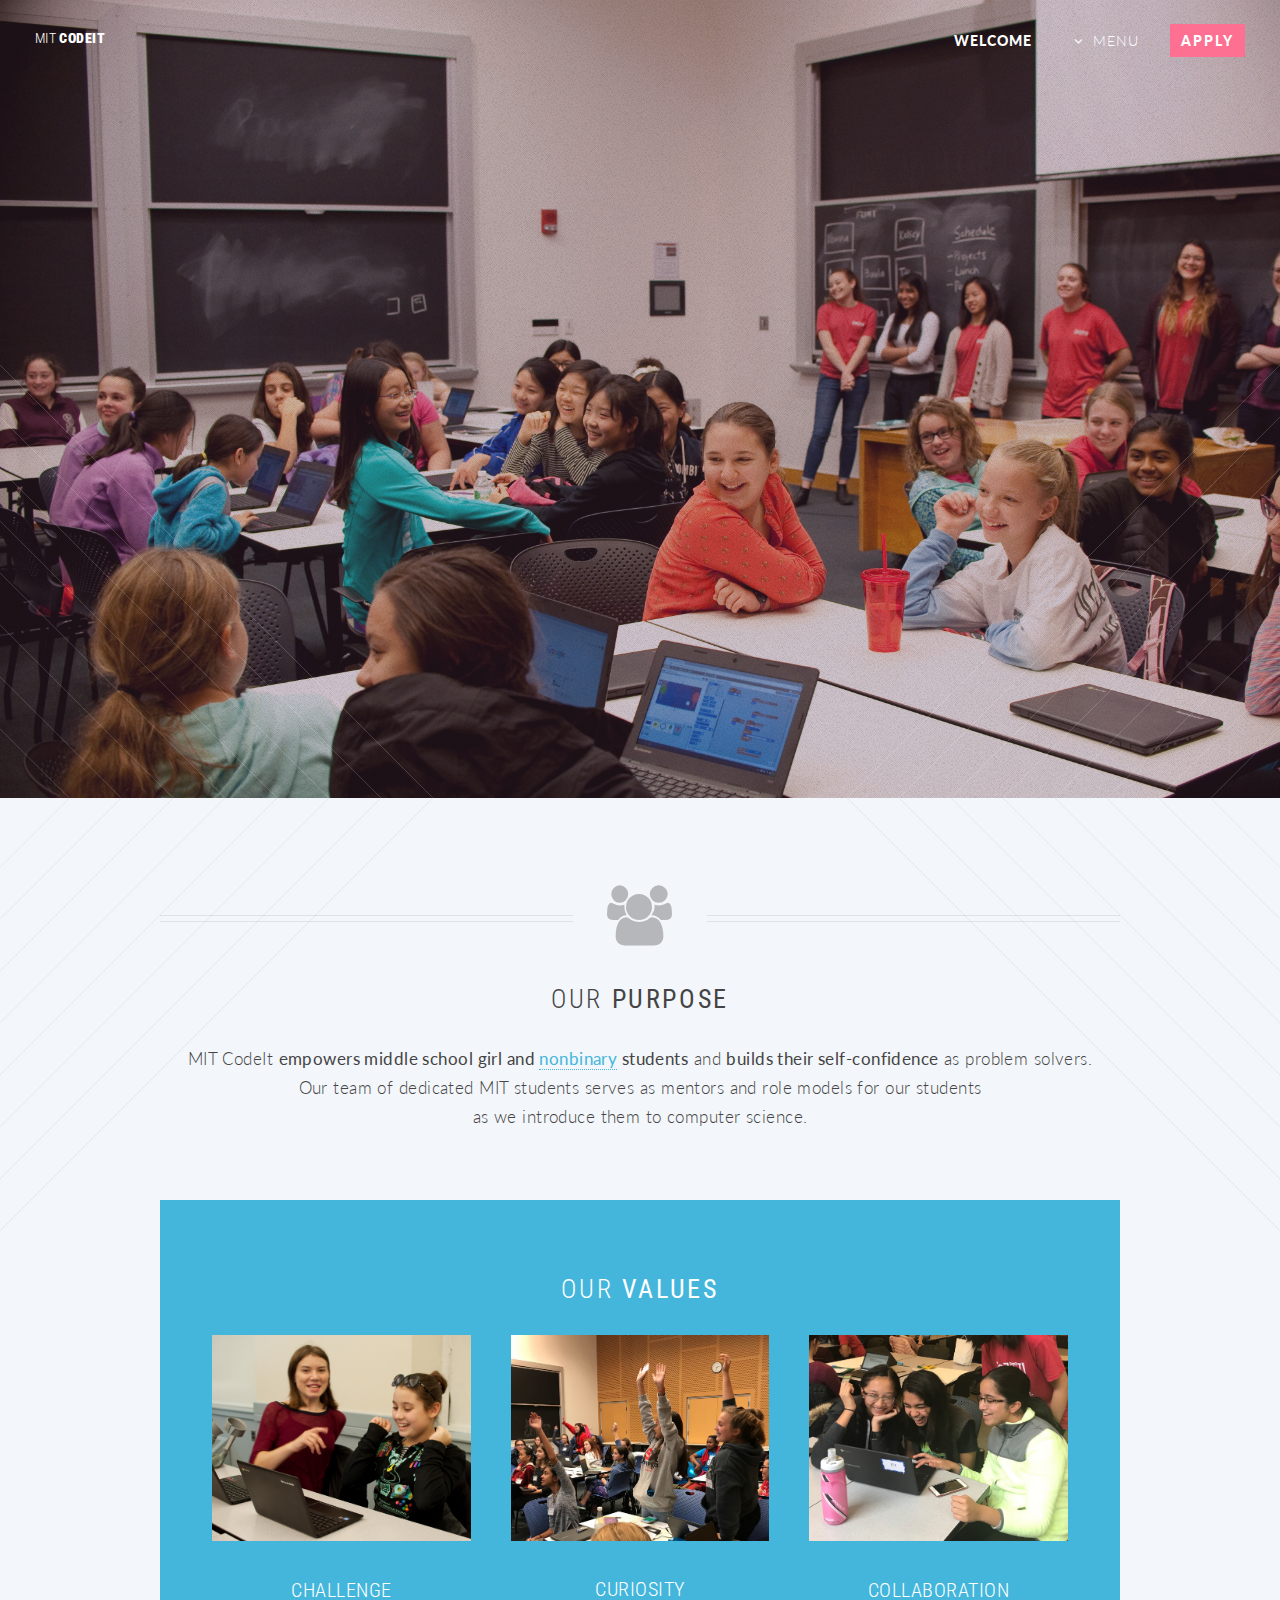
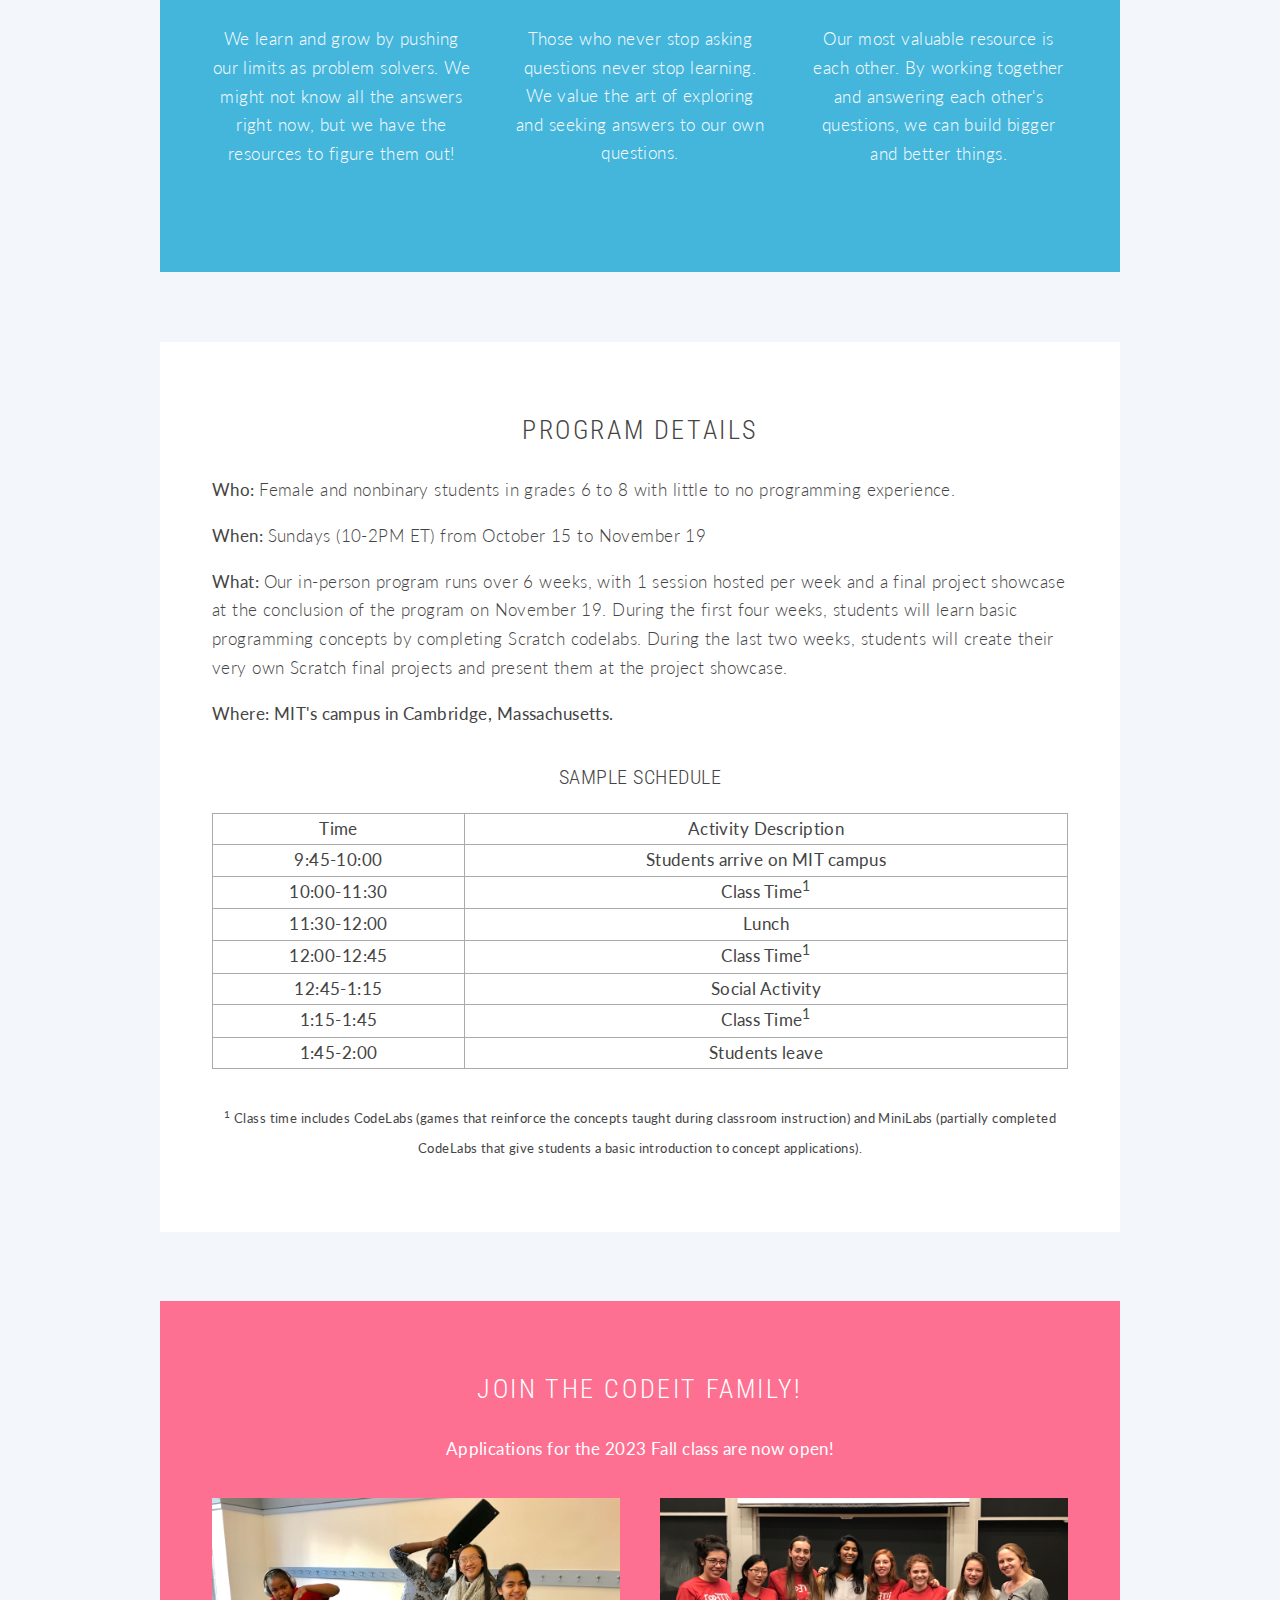
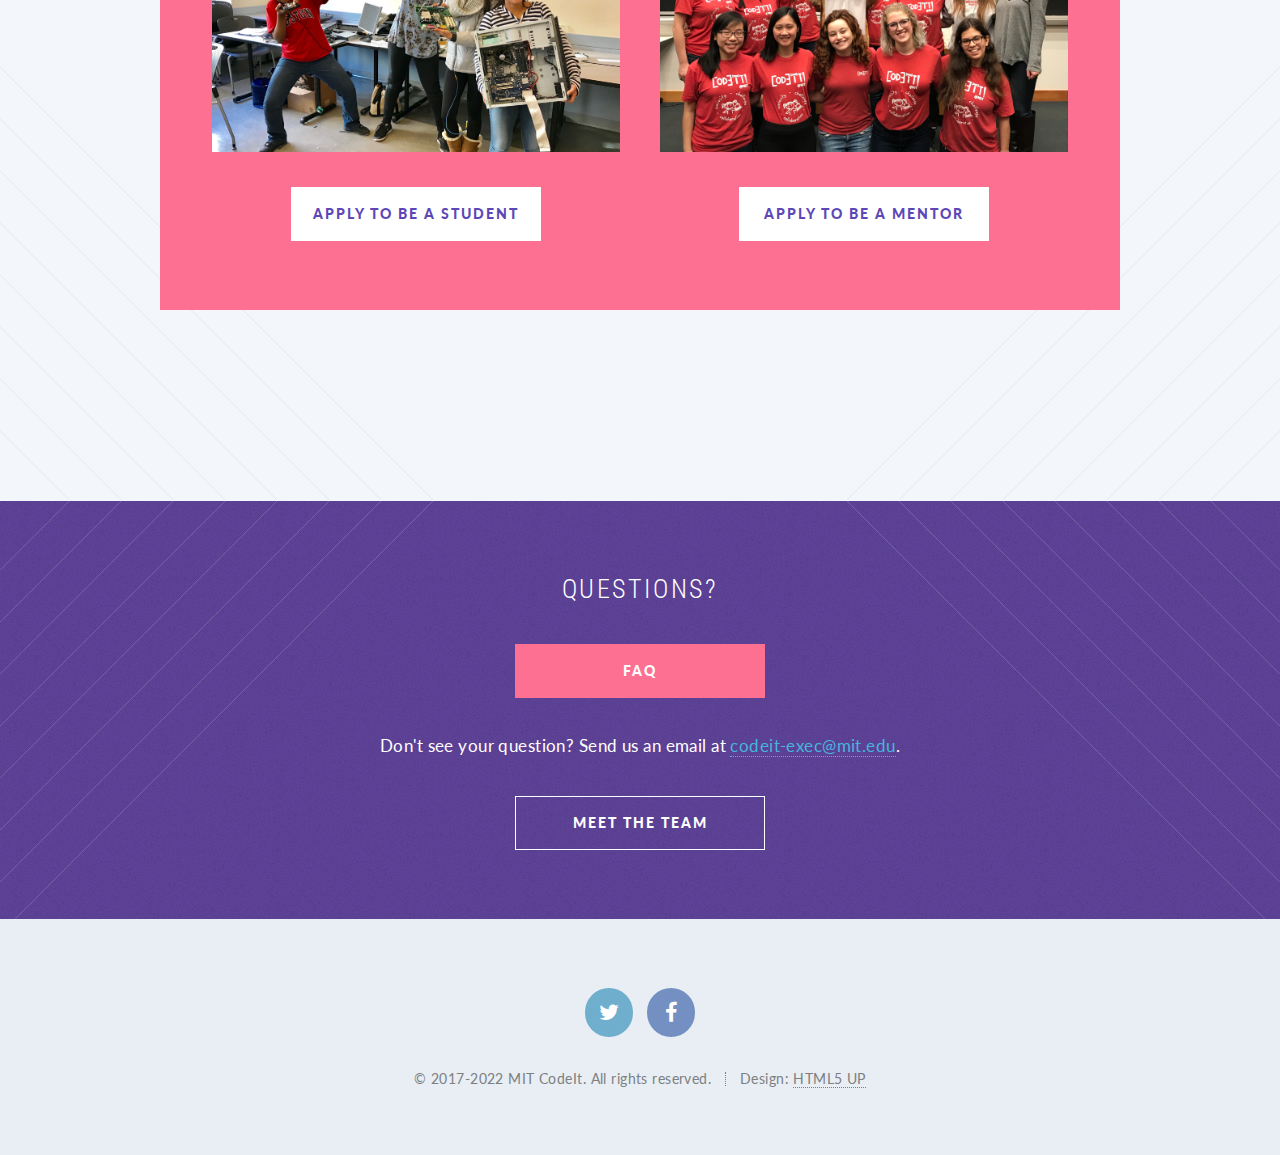
<file: index.html>
<!DOCTYPE HTML>
<!--
	Twenty by HTML5 UP
	html5up.net | @ajlkn
	Free for personal and commercial use under the CCA 3.0 license (html5up.net/license)
-->
<html>
	<head>
		<title>MIT CodeIt</title>
		<meta charset="utf-8" />
		<meta name="description" content="CodeIt is an educational outreach program that introduces middle school girls and nonbinary students to computer science at MIT." />
		<meta name="viewport" content="width=device-width, initial-scale=1" />
		<!--[if lte IE 8]><script src="assets/js/ie/html5shiv.js"></script><![endif]-->
		<link rel="stylesheet" href="assets/css/main.css" />
		<!--[if lte IE 8]><link rel="stylesheet" href="assets/css/ie8.css" /><![endif]-->
		<!--[if lte IE 9]><link rel="stylesheet" href="assets/css/ie9.css" /><![endif]-->
		<link rel="icon" href="images/favicon.png">
	</head>
	<body class="index">
		<div id="page-wrapper">

			<!-- Header -->
				<header id="header" class="alt">
					<h1 id="logo"><a href="#"><span>MIT</span> CodeIt</a></h1>
					<nav id="nav">
						<ul>
							<li class="current"><a href="#">Welcome</a></li>
							<li class="submenu">
								<a href="#">Menu</a>
								<ul>
									<li><a href="#about">About CodeIt</a></li>
									<li><a href="#program">Program Details</a></li>
									<li><a href="#join">Join Us</a></li>
									<li><a href="faq/">FAQ</a></li>
									<li><a href="team/">Meet the Team</a></li>
								</ul>
							</li>
							<li><a href="#join" class="button special">Apply</a></li>
						</ul>
					</nav>
				</header>

			<!-- Banner -->
				<section id="banner">

					<!--
						".inner" is set up as an inline-block so it automatically expands
						in both directions to fit whatever's inside it. This means it won't
						automatically wrap lines, so be sure to use line breaks where
						appropriate (<br />).
					-->
					<div class="inner">

						<header>
							<img src='images/logo.png' style='width: 100%; max-width: 250px; padding-top: 0.5em'>
						</header>
						<p>A programming class
						<br />
						at MIT for middle school
						<br />
						girls and nonbinary students
						<br />
						<footer>
							<ul class="buttons vertical">
								<li><a href="#main" class="button fit scrolly">Learn More</a></li>
							</ul>
						</footer>

					</div>

				</section>

			<!-- Main -->
				<article id="main">

					<header id="about" class="special container">
						<span class="icon fa-users"></span>
						<h2>Our <strong>Purpose</strong></h2>
						<p>MIT CodeIt <strong>empowers middle school girl and <a href="https://docs.google.com/document/d/15j1-2GUBOuMzZaJpPl76NLWiB2hv0kna1UenOW2kvBw/edit?usp=sharing">nonbinary</a> students</strong> and <strong>builds their self-confidence</strong> as problem solvers.
							<br />
							Our team of dedicated MIT students serves as mentors and role models for our students
							<br /> as we introduce them to computer science.
						</p>
					</header>

					<!-- One -->
						<!-- <section class="wrapper style2 container special-alt">
							<div class="row 50%">
								<div class="8u 12u(narrower)">

									<header>
										<h2>Behold the <strong>icons</strong> that visualize what you’re all about. or just take up space. your call bro.</h2>
									</header>
									<p>Sed tristique purus vitae volutpat ultrices. Aliquam eu elit eget arcu comteger ut fermentum lorem. Lorem ipsum dolor sit amet. Sed tristique purus vitae volutpat ultrices. eu elit eget commodo. Sed tristique purus vitae volutpat ultrices. Aliquam eu elit eget arcu commodo.</p>
									<footer>
										<ul class="buttons">
											<li><a href="#" class="button">Find Out More</a></li>
										</ul>
									</footer>

								</div>
								<div class="4u 12u(narrower) important(narrower)">

									<ul class="featured-icons">
										<li><span class="icon fa-clock-o"><span class="label">Feature 1</span></span></li>
										<li><span class="icon fa-volume-up"><span class="label">Feature 2</span></span></li>
										<li><span class="icon fa-laptop"><span class="label">Feature 3</span></span></li>
										<li><span class="icon fa-inbox"><span class="label">Feature 4</span></span></li>
										<li><span class="icon fa-lock"><span class="label">Feature 5</span></span></li>
										<li><span class="icon fa-cog"><span class="label">Feature 6</span></span></li>
									</ul>

								</div>
							</div>
						</section> -->

					<!-- Two -->
						<section class="wrapper style2 container special">
							<header>
								<h2>Our <strong>Values</strong></h2>
							</header>

							<div class="row">
								<div class="4u 12u(narrower)">

									<section>
										<span href="#" class="image featured"><img src="images/challenge.jpg" alt="challenge" /></span>
										<header>
											<h3>Challenge</h3>
										</header>
										<p>We learn and grow by pushing our limits as problem solvers. We might not know all the answers right now, but we have the resources to figure them out!</p>
									</section>

								</div>
								<div class="4u 12u(narrower)">

									<section>
										<span href="#" class="image featured"><img src="images/curiosity.jpg" alt="curiosity" /></span>
										<header>
											<h3>Curiosity</h3>
										</header>
										<p>Those who never stop asking questions never stop learning. We value the art of exploring and seeking answers to our own questions.</p>
									</section>

								</div>
								<div class="4u 12u(narrower)">

									<section>
										<span href="#" class="image featured"><img src="images/collaboration.jpg" alt="collaboration" /></span>
										<header>
											<h3>Collaboration</h3>
										</header>
										<p>Our most valuable resource is each other. By working together and answering each other's questions, we can build bigger and better things.</p>
									</section>

								</div>
							</div>
						</section>

					<!-- Three -->
						<section id="program" class="wrapper style3 container special">

							<header>
								<h2>Program Details</h2>
							</header>

							<section style="text-align: left">
								<p style="margin-bottom: 1em"><strong>Who: </strong>Female and nonbinary students in grades 6 to 8 with little to no programming experience.</p>
								<p style="margin-bottom: 1em"><strong>When: </strong>Sundays (10-2PM ET) from October 15 to November 19</p>
								<p style="margin-bottom: 1em"><strong>What: </strong>Our in-person program runs over 6 weeks, with 1 session hosted per week and a final project showcase at the conclusion of the program on November 19. During the first four weeks, students will learn basic programming concepts by completing Scratch codelabs. During the last two weeks, students will create their very own Scratch final projects and present them at the project showcase.</p>
								<p><strong>Where: MIT's campus in Cambridge, Massachusetts.</p>
							</section>

							<section>
								<h3>Sample Schedule</h3>
								<table style='max-width: 6Oct 5, Oct 12, Oct 19, Oct 26, Nov 2, Nov 9, Nov 16, Nov 2300px; margin-left: auto; margin-right: auto;'>
									<th>
										<tr>
											<td><strong>Time</strong></td>
											<td><strong>Activity Description</strong></td>
										</tr>
									</th>
									<tr>
										<td>9:45-10:00</td>
										<td>Students arrive on MIT campus</td>
									</tr>
									<tr>
										<td>10:00-11:30</td>
										<td>Class Time<sup>1</sup></td>
									</tr>
									<tr>
										<td>11:30-12:00</td>
										<td>Lunch</td>
									</tr>
									<tr>
										<td>12:00-12:45</td>
										<td>Class Time<sup>1</sup></td>
									</tr>
									<tr>
										<td>12:45-1:15</td>
										<td>Social Activity</td>
									</tr>
									<tr>
										<td>1:15-1:45</td>
										<td>Class Time<sup>1</sup></td>
									</tr>
									<tr>
										<td>1:45-2:00</td>
										<td>Students leave</td>
									</tr>
								</table>
							</section>
							<div style="font-size:13px;"> <sup>1</sup> Class time includes CodeLabs (games that reinforce the concepts taught during classroom instruction) and MiniLabs (partially completed CodeLabs that give students a basic introduction to concept applications).</div>
						</section>


						<section id="join" class="wrapper style5 container special">
							<header>
								<h2>Join the CodeIt Family!</h2>
								<div>Applications for the 2023 Fall class are now open!</div>
								<p></p>
							</header>

							<div class="row">
								<div class="6u 12u(narrower)">

									<section>
										<span href="#" class="image featured"><img src="images/students.jpg" alt="Students" /></span>
										<!-- <header>
											<h3>Students</h3>
										</header>
										<p>Sed tristique purus vitae volutpat commodo suscipit amet sed nibh. Proin a ullamcorper sed blandit. Sed tristique purus vitae volutpat commodo suscipit ullamcorper sed blandit lorem ipsum dolore.</p> -->

										<ul class="buttons">
											<li><a href="https://forms.gle/2VGiE4RWx2m56kZTA" class="button special">Apply to be a student</a></li>
										</ul>
									</section>


								</div>
								<div class="6u 12u(narrower)">

									<section>
										<span class="image featured"><img src="images/mentors.jpg" alt="Mentors" /></span>
										<!-- <header>
											<h3>Mentors</h3>
										</header>
										<p>Sed tristique purus vitae volutpat commodo suscipit amet sed nibh. Proin a ullamcorper sed blandit. Sed tristique purus vitae volutpat commodo suscipit ullamcorper sed blandit lorem ipsum dolore.</p> -->

										<ul class="buttons">
											<li><a href="https://docs.google.com/forms/d/e/1FAIpQLSfykfSBuRFw_pRzvRmit4g-UXLWYyc9XU4FNe6VpDFw9iE5FQ/viewform" class="button special">Apply to be a mentor</a></li>
										</ul>
									</section>

								</div>
							</div>




						</section>

				</article>

			<!-- CTA -->
				<section id="cta">

					<header>
						<h2>Questions?</h2>
					</header>
					<ul class="buttons">
						<li><a href="faq/" class="button special">FAQ</a></li>
					</ul>
					<p>Don't see your question? Send us an email at <a href="mailto:codeit-exec@mit.edu">codeit-exec@mit.edu</a>.</p>
					<ul class="buttons">
						<li><a href="team/" class="button">Meet the Team</a></li>
					</ul>
				</section>

			<!-- Footer -->
				<footer id="footer">

					<ul class="icons">
						<li><a href="https://twitter.com/MIT_CodeIt" class="icon circle fa-twitter"><span class="label">Twitter</span></a></li>
						<li><a href="https://www.facebook.com/mitcodeit/" class="icon circle fa-facebook"><span class="label">Facebook</span></a></li>
					</ul>

					<ul class="copyright">
						<li>&copy; 2017-2022 MIT CodeIt. All rights reserved.</li><li>Design: <a href="http://html5up.net">HTML5 UP</a></li>
					</ul>

				</footer>

		</div>

		<!-- Scripts -->
			<script src="assets/js/jquery.min.js"></script>
			<script src="assets/js/jquery.dropotron.min.js"></script>
			<script src="assets/js/jquery.scrolly.min.js"></script>
			<script src="assets/js/jquery.scrollgress.min.js"></script>
			<script src="assets/js/skel.min.js"></script>
			<script src="assets/js/util.js"></script>
			<!--[if lte IE 8]><script src="assets/js/ie/respond.min.js"></script><![endif]-->
			<script src="assets/js/main.js"></script>

	</body>
</html>
</file>
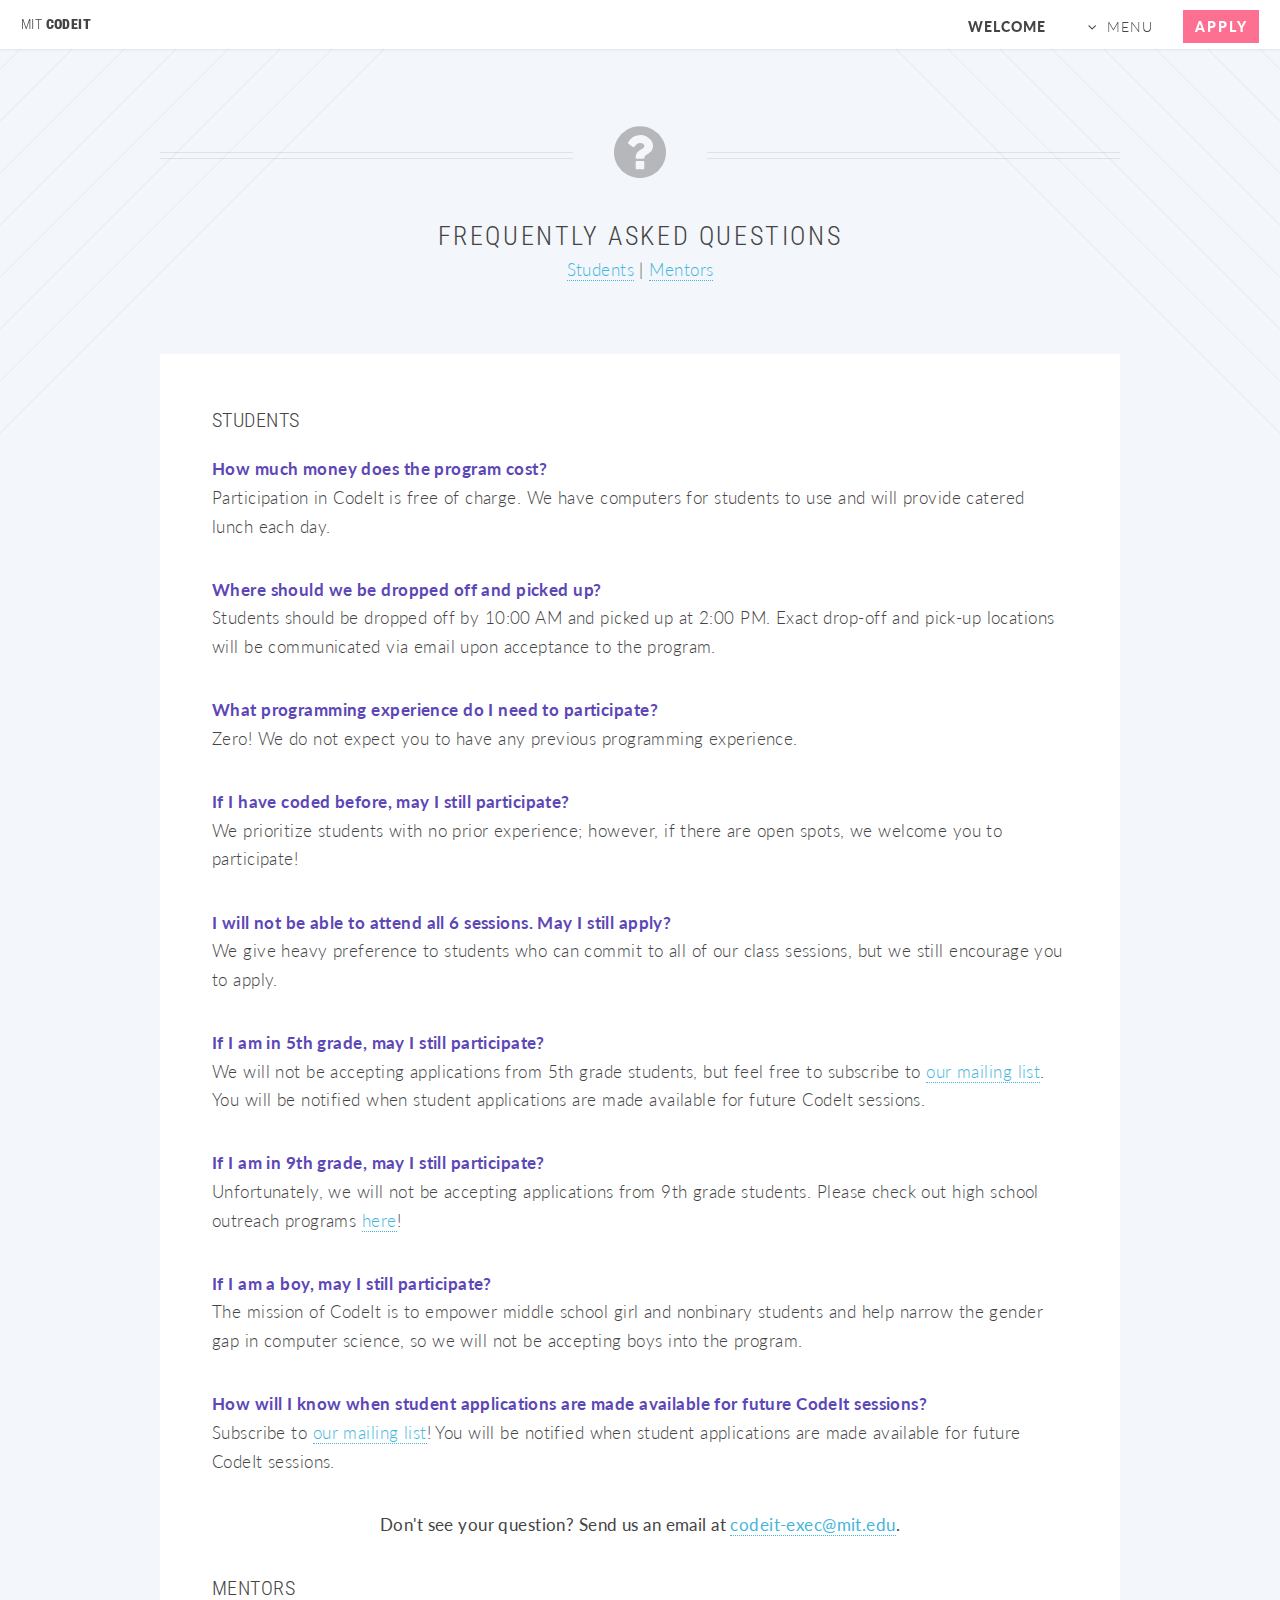
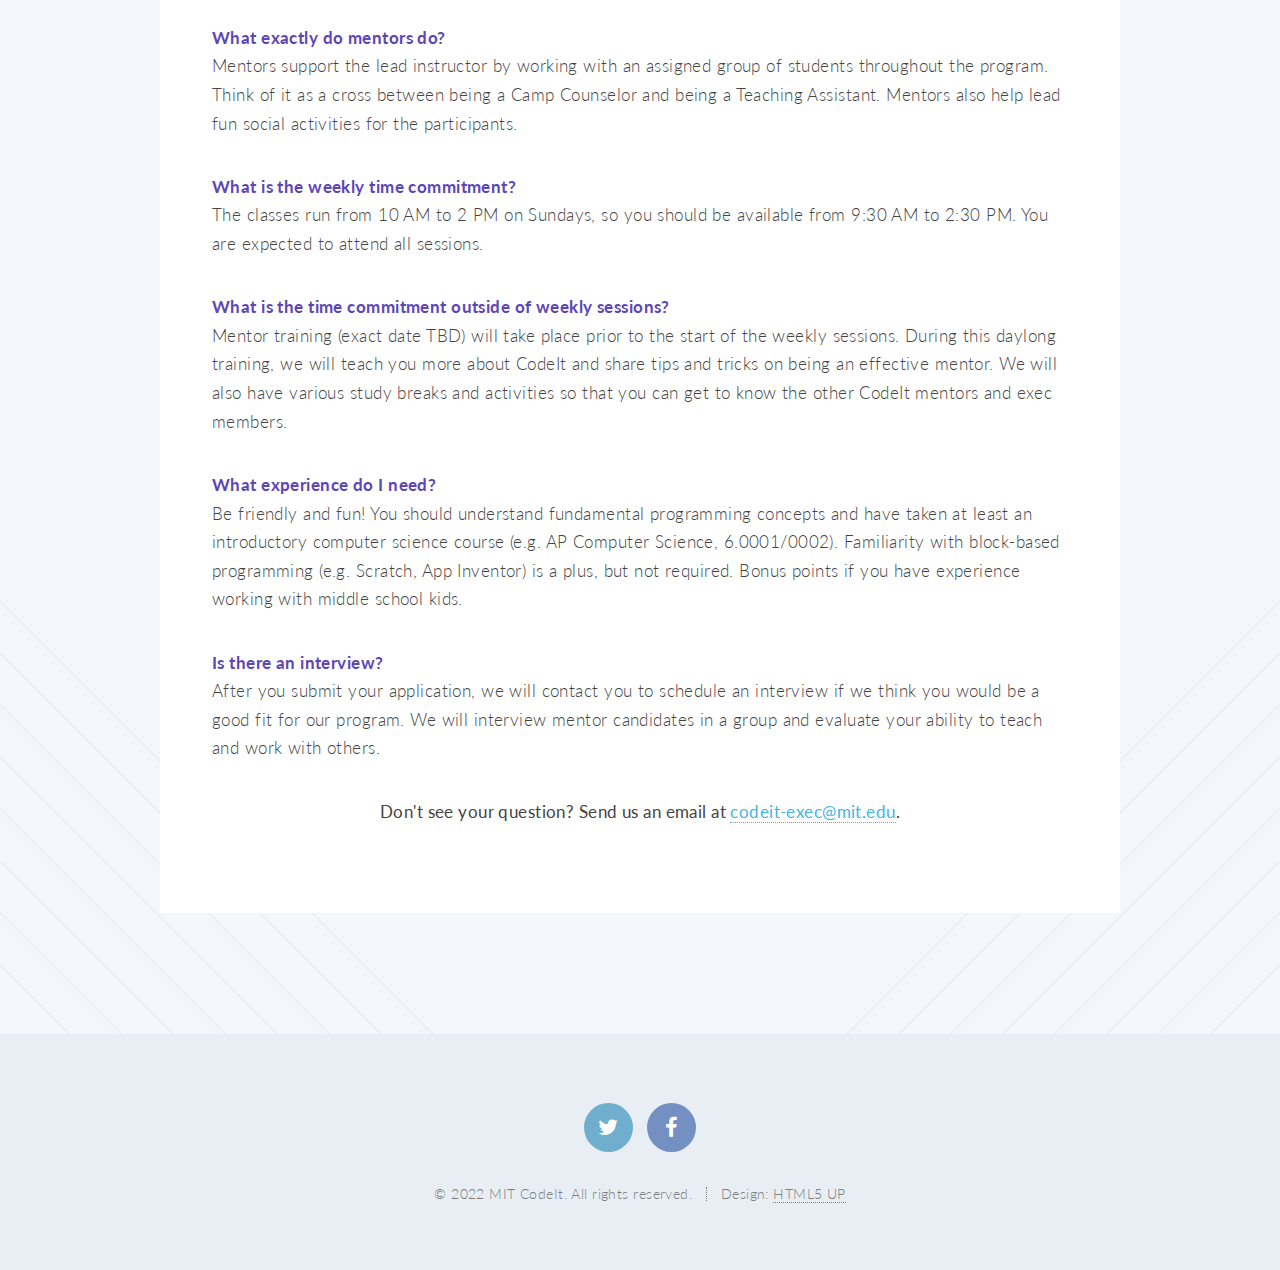
<file: faq/index.html>
<!DOCTYPE HTML>
<!--
	Twenty by HTML5 UP
	html5up.net | @ajlkn
	Free for personal and commercial use under the CCA 3.0 license (html5up.net/license)
-->
<html>
	<head>
		<title>MIT CodeIt - FAQ</title>
		<meta charset="utf-8" />
		<meta name="description" content="Frequently asked questions about MIT CodeIt, an educational outreach program for middle school girl and nonbinary students interested in computer science." />
		<meta name="viewport" content="width=device-width, initial-scale=1" />
		<!--[if lte IE 8]><script src="../assets/js/ie/html5shiv.js"></script><![endif]-->
		<link rel="stylesheet" href="../assets/css/main.css" />
		<!--[if lte IE 8]><link rel="stylesheet" href="../assets/css/ie8.css" /><![endif]-->
		<!--[if lte IE 9]><link rel="stylesheet" href="../assets/css/ie9.css" /><![endif]-->
		<link rel="icon" href="../images/favicon.png">
	</head>
	<body class="no-sidebar">
		<div id="page-wrapper">

			<!-- Header -->
				<header id="header">
					<h1 id="logo"><a href="../"><span>MIT</span> CodeIt</a></h1>
					<nav id="nav">
						<ul>
							<li class="current"><a href="../">Welcome</a></li>
							<li class="submenu">
								<a href="#">Menu</a>
								<ul>
									<li><a href="../#about">About CodeIt</a></li>
									<li><a href="../#program">Program Details</a></li>
									<li><a href="../#join">Join Us</a></li>
									<li><a href="../faq/">FAQ</a></li>
									<li><a href="../team/">Meet the Team</a></li>
								</ul>
							</li>
							<li><a href="../#join" class="button special">Apply</a></li>
						</ul>
					</nav>
				</header>

			<!-- Main -->
				<article id="main">

					<header class="special container">
						<span class="icon fa-question-circle"></span>
						<h2>Frequently Asked Questions</h2>
						<a href="#students">Students</a> |
						<a href="#mentors">Mentors</a>
					</header>

					<!-- One -->
						<section class="wrapper style4 container">

							<!-- Content -->
								<div class="content">
									<section id="students">
										<header>
											<h3>Students</h3>
										</header>

										<p class="question">How much money does the program cost?</p>
										<p>Participation in CodeIt is free of charge. We have computers for students to use and will provide catered lunch each day.</p>

										<p class="question">Where should we be dropped off and picked up?</p>
										<p>Students should be dropped off by 10:00 AM and picked up at 2:00 PM. Exact drop-off and pick-up locations will be communicated via email upon acceptance to the program.</p>

										<p class="question">What programming experience do I need to participate?</p>
										<p>Zero! We do not expect you to have any previous programming experience.</p>

										<p class="question">If I have coded before, may I still participate?</p>
										<p>We prioritize students with no prior experience; however, if there are open spots, we welcome you to participate!</p>

										<p class="question">I will not be able to attend all 6 sessions. May I still apply?</p>
										<p>We give heavy preference to students who can commit to all of our class sessions, but we still encourage you to apply.</p>

										<p class="question">If I am in 5th grade, may I still participate?</p>
										<p>We will not be accepting applications from 5th grade students, but feel free to subscribe to <a href="../subscribe/">our mailing list</a>. You will be notified when student applications are made available for future CodeIt sessions.</p>

										<p class="question">If I am in 9th grade, may I still participate?</p>
										<p>Unfortunately, we will not be accepting applications from 9th grade students. Please check out high school outreach programs <a href="https://swe.mit.edu/outreach/high_school/">here</a>!</p>

										<p class="question">If I am a boy, may I still participate?</p>
										<p>The mission of CodeIt is to empower middle school girl and nonbinary students and help narrow the gender gap in computer science, so we will not be accepting boys into the program.</p>

										<p class="question">How will I know when student applications are made available for future CodeIt sessions?</p>
										<p>Subscribe to <a href="../subscribe/">our mailing list</a>! You will be notified when student applications are made available for future CodeIt sessions.</p>
										</section>
								</div>

								<div class="content" style="text-align: center;">
									<p><strong>Don't see your question? Send us an email at <a href="mailto:codeit-exec@mit.edu">codeit-exec@mit.edu</a>.</strong></p>
								</div>

								<div class="content">
									<section id="mentors">
										<header>
											<h3>Mentors</h3>
										</header>

										<p class="question">What exactly do mentors do?</p>
										<p>Mentors support the lead instructor by working with an assigned group of students throughout the program. Think of it as a cross between being a Camp Counselor and being a Teaching Assistant. Mentors also help lead fun social activities for the participants.</p>

										<p class="question">What is the weekly time commitment?</p>
										<p>The classes run from 10 AM to 2 PM on Sundays, so you should be available from 9:30 AM to 2:30 PM. You are expected to attend all sessions.</p>

										<p class="question">What is the time commitment outside of weekly sessions?</p>
										<p>Mentor training (exact date TBD) will take place prior to the start of the weekly sessions. During this daylong training, we will teach you more about CodeIt and share tips and tricks on being an effective mentor. We will also have various study breaks and activities so that you can get to know the other CodeIt mentors and exec members.</p>

										<p class="question">What experience do I need?</p>
										<p>Be friendly and fun! You should understand fundamental programming concepts and have taken at least an introductory computer science course (e.g. AP Computer Science, 6.0001/0002). Familiarity with block-based programming (e.g. Scratch, App Inventor) is a plus, but not required. Bonus points if you have experience working with middle school kids.</p>

										<p class="question">Is there an interview?</p>
										<p>After you submit your application, we will contact you to schedule an interview if we think you would be a good fit for our program. We will interview mentor candidates in a group and evaluate your ability to teach and work with others.</p>

									</section>
								</div>

								<div class="content" style="text-align: center;">
									<p><strong>Don't see your question? Send us an email at <a href="mailto:codeit-exec@mit.edu">codeit-exec@mit.edu</a>.</strong></p>
								</div>

						</section>

				</article>

				<!-- Footer -->
					<footer id="footer">

						<ul class="icons">
							<li><a href="https://twitter.com/MIT_CodeIt" class="icon circle fa-twitter"><span class="label">Twitter</span></a></li>
							<li><a href="https://www.facebook.com/mitcodeit/" class="icon circle fa-facebook"><span class="label">Facebook</span></a></li>
						</ul>

						<ul class="copyright">
							<li>&copy; 2022 MIT CodeIt. All rights reserved.</li><li>Design: <a href="http://html5up.net">HTML5 UP</a></li>
						</ul>

					</footer>

		</div>

		<!-- Scripts -->
			<script src="../assets/js/jquery.min.js"></script>
			<script src="../assets/js/jquery.dropotron.min.js"></script>
			<script src="../assets/js/jquery.scrolly.min.js"></script>
			<script src="../assets/js/jquery.scrollgress.min.js"></script>
			<script src="../assets/js/skel.min.js"></script>
			<script src="../assets/js/util.js"></script>
			<!--[if lte IE 8]><script src="assets/js/ie/respond.min.js"></script><![endif]-->
			<script src="../assets/js/main.js"></script>

	</body>
</html>
</file>
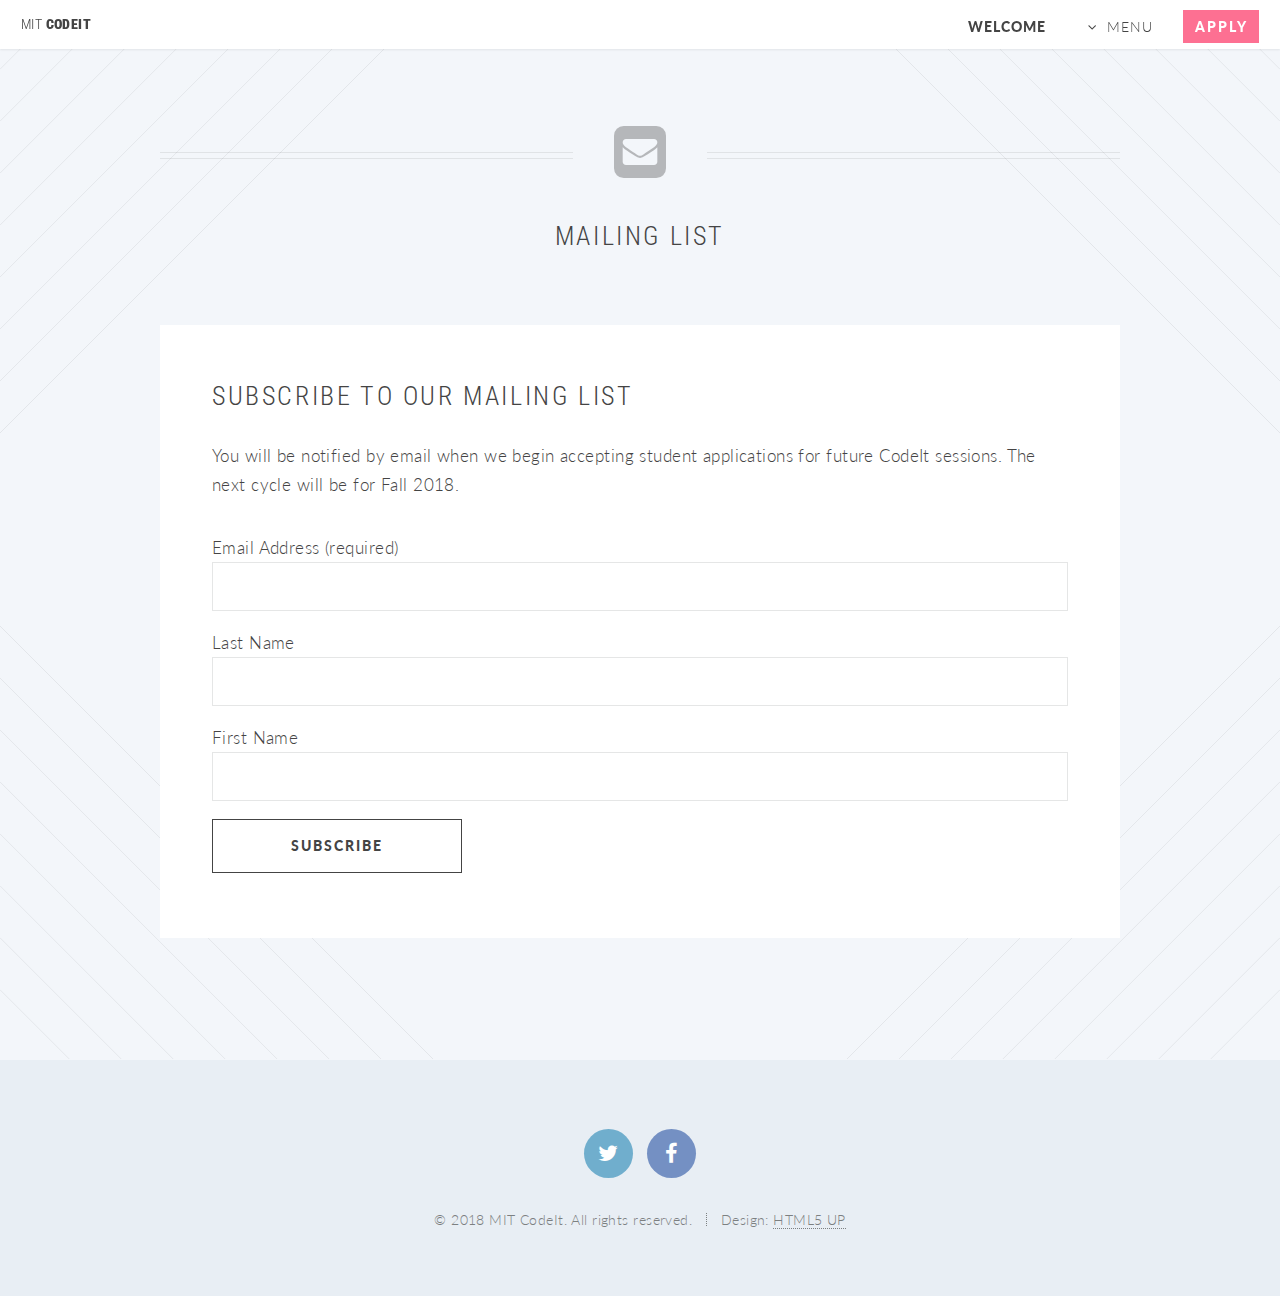
<file: subscribe/index.html>
<!DOCTYPE HTML>
<!--
	Twenty by HTML5 UP
	html5up.net | @ajlkn
	Free for personal and commercial use under the CCA 3.0 license (html5up.net/license)
-->
<html>
	<head>
		<title>MIT CodeIt - Mailing List</title>
		<meta charset="utf-8" />
		<meta name="description" content="Frequently asked questions about MIT CodeIt, an educational outreach program for middle school girls interested in computer science." />
		<meta name="viewport" content="width=device-width, initial-scale=1" />
		<!--[if lte IE 8]><script src="../assets/js/ie/html5shiv.js"></script><![endif]-->
		<link rel="stylesheet" href="../assets/css/main.css" />
		<!--[if lte IE 8]><link rel="stylesheet" href="../assets/css/ie8.css" /><![endif]-->
		<!--[if lte IE 9]><link rel="stylesheet" href="../assets/css/ie9.css" /><![endif]-->
		<link rel="icon" href="../images/favicon.png">
    <link href="//cdn-images.mailchimp.com/embedcode/classic-10_7.css" rel="stylesheet" type="text/css">
    <style type="text/css">
      #mc_embed_signup{
        background:#fff;
        clear:left;
      }
      #mc_embed_signup input {
        margin-bottom: 1em;
      }
      /* Add your own MailChimp form style overrides in your site stylesheet or in this style block.
         We recommend moving this block and the preceding CSS link to the HEAD of your HTML file. */
    </style>
	</head>
	<body class="no-sidebar">
		<div id="page-wrapper">

			<!-- Header -->
				<header id="header">
					<h1 id="logo"><a href="../"><span>MIT</span> CodeIt</a></h1>
					<nav id="nav">
						<ul>
							<li class="current"><a href="../">Welcome</a></li>
							<li class="submenu">
								<a href="#">Menu</a>
								<ul>
									<li><a href="../#about">About CodeIt</a></li>
									<li><a href="../#program">Program Details</a></li>
									<li><a href="../#join">Join Us</a></li>
									<li><a href="../faq/">FAQ</a></li>
									<li><a href="../team/">Meet the Team</a></li>
								</ul>
							</li>
							<li><a href="../#join" class="button special">Apply</a></li>
						</ul>
					</nav>
				</header>

			<!-- Main -->
				<article id="main">

					<header class="special container">
						<span class="icon fa-envelope-square"></span>
						<h2>Mailing List</h2>
					</header>

					<!-- One -->
						<section class="wrapper style4 container">

							<!-- Content -->
								<div class="content">
                  <!-- Begin MailChimp Signup Form -->
                  <div id="mc_embed_signup">
                  <form action="https://mit.us1.list-manage.com/subscribe/post?u=ec8de1b97883afdbca6eba171&amp;id=e589cb6c31" method="post" id="mc-embedded-subscribe-form" name="mc-embedded-subscribe-form" class="validate" target="_blank" novalidate>
                      <div id="mc_embed_signup_scroll">
                  	<h2>Subscribe to our mailing list</h2>
                    <p>You will be notified by email when we begin accepting student applications for future CodeIt sessions. The next cycle will be for Fall 2018.</p>
                  <!-- <div class="indicates-required"><span class="asterisk">*</span> indicates required</div> -->
                  <div class="mc-field-group">
                  	<!-- <label for="mce-EMAIL">Email Address  <span class="asterisk">*</span> -->
                    <label for="mce-EMAIL">Email Address  (required)
                  </label>
                  	<input type="email" value="" name="EMAIL" class="required email" id="mce-EMAIL">
                  </div>
                  <div class="mc-field-group">
                  	<label for="mce-LNAME">Last Name </label>
                  	<input type="text" value="" name="LNAME" class="" id="mce-LNAME">
                  </div>
                  <div class="mc-field-group">
                    <label for="mce-FNAME">First Name </label>
                    <input type="text" value="" name="FNAME" class="" id="mce-FNAME">
                  </div>
                  	<div id="mce-responses" class="clear">
                  		<div class="response" id="mce-error-response" style="display:none"></div>
                  		<div class="response" id="mce-success-response" style="display:none"></div>
                  	</div>    <!-- real people should not fill this in and expect good things - do not remove this or risk form bot signups-->
                      <div style="position: absolute; left: -5000px;" aria-hidden="true"><input type="text" name="b_ec8de1b97883afdbca6eba171_e589cb6c31" tabindex="-1" value=""></div>
                      <div class="clear"><input type="submit" value="Subscribe" name="subscribe" id="mc-embedded-subscribe" class="button"></div>
                      </div>
                  </form>
                  </div>

                  <!--End mc_embed_signup-->
                </div>

						</section>

				</article>

				<!-- Footer -->
					<footer id="footer">

						<ul class="icons">
							<li><a href="https://twitter.com/MIT_CodeIt" class="icon circle fa-twitter"><span class="label">Twitter</span></a></li>
							<li><a href="https://www.facebook.com/mitcodeit/" class="icon circle fa-facebook"><span class="label">Facebook</span></a></li>
						</ul>

						<ul class="copyright">
							<li>&copy; 2018 MIT CodeIt. All rights reserved.</li><li>Design: <a href="http://html5up.net">HTML5 UP</a></li>
						</ul>

					</footer>

		</div>

		<!-- Scripts -->
			<script src="../assets/js/jquery.min.js"></script>
			<script src="../assets/js/jquery.dropotron.min.js"></script>
			<script src="../assets/js/jquery.scrolly.min.js"></script>
			<script src="../assets/js/jquery.scrollgress.min.js"></script>
			<script src="../assets/js/skel.min.js"></script>
			<script src="../assets/js/util.js"></script>
			<!--[if lte IE 8]><script src="assets/js/ie/respond.min.js"></script><![endif]-->
			<script src="../assets/js/main.js"></script>

	</body>
</html>
</file>
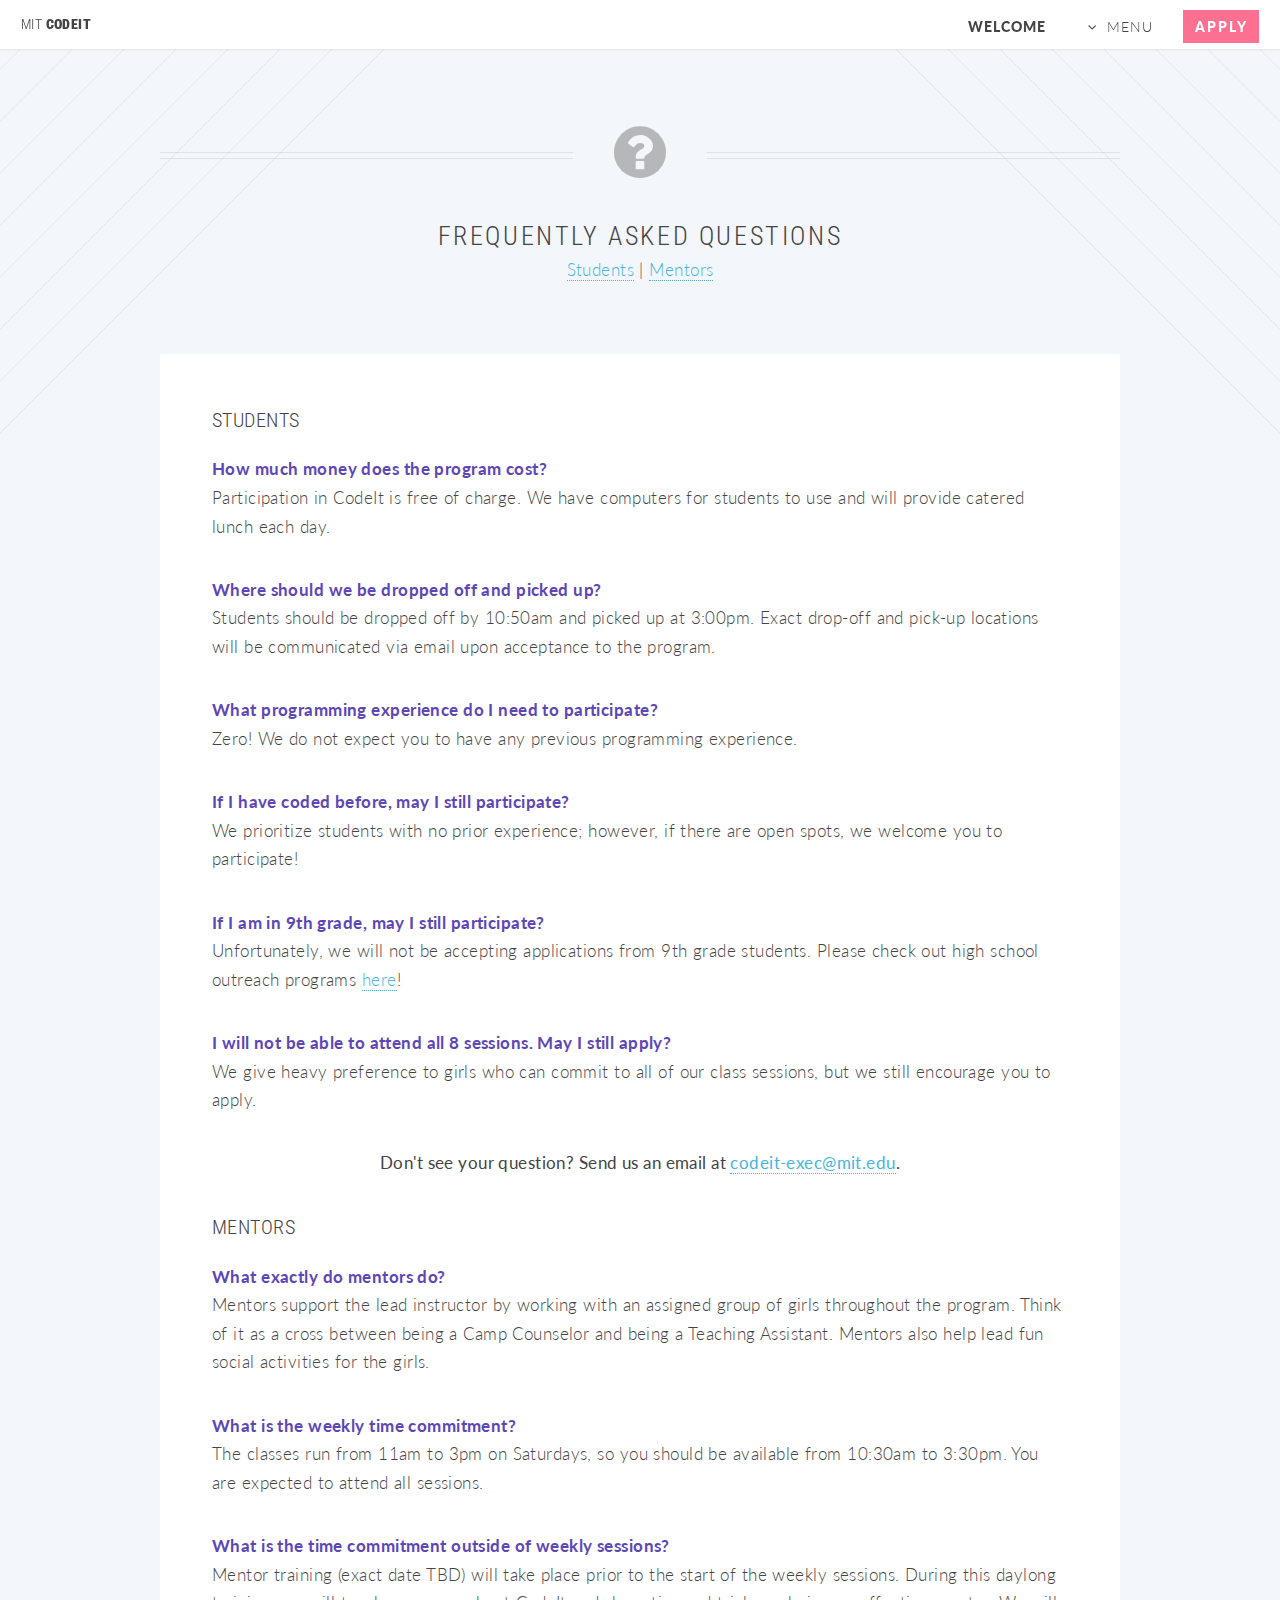
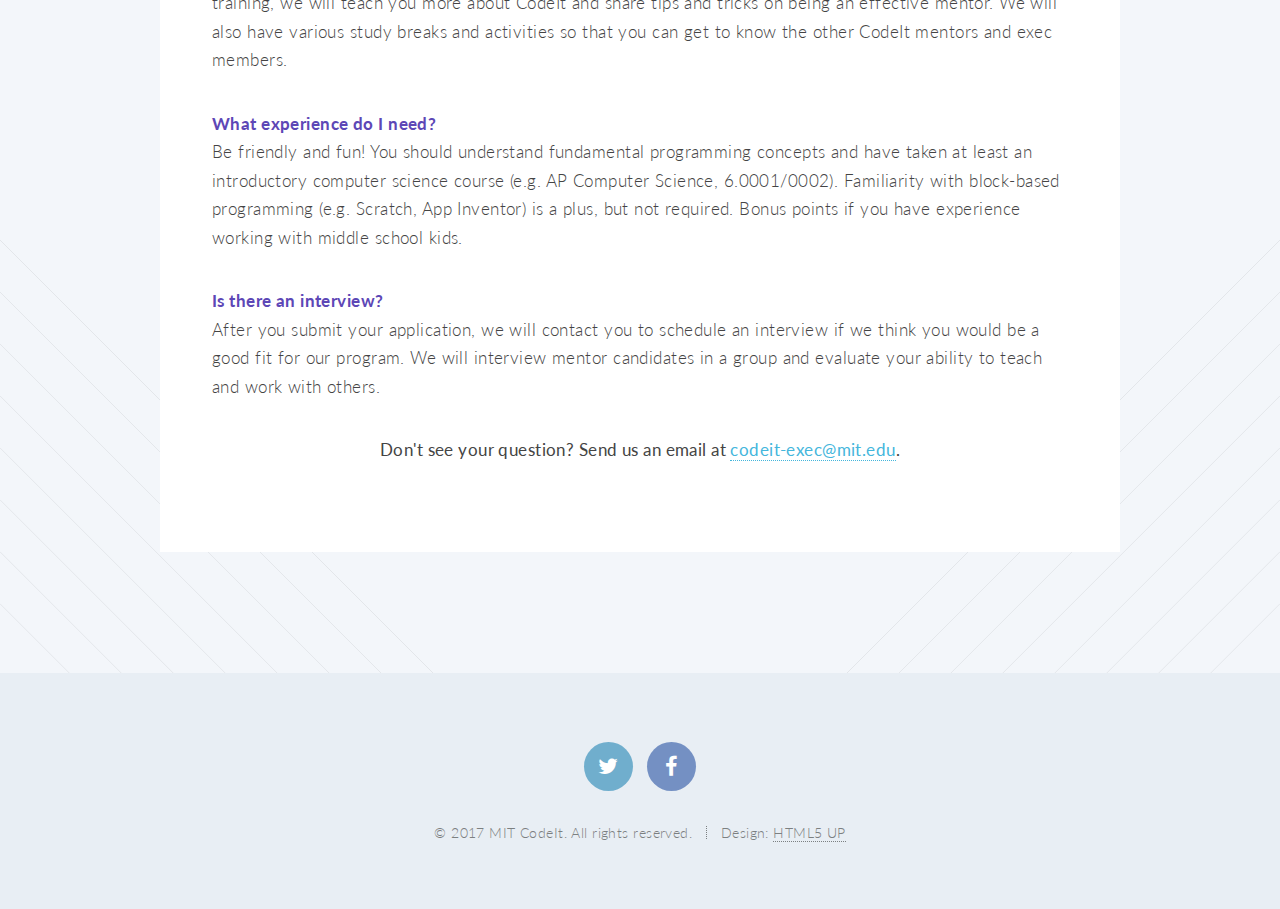
<file: faq.html>
<!DOCTYPE HTML>
<!--
	Twenty by HTML5 UP
	html5up.net | @ajlkn
	Free for personal and commercial use under the CCA 3.0 license (html5up.net/license)
-->
<html>
	<head>
		<title>MIT CodeIt</title>
		<meta charset="utf-8" />
		<meta name="viewport" content="width=device-width, initial-scale=1" />
		<!--[if lte IE 8]><script src="assets/js/ie/html5shiv.js"></script><![endif]-->
		<link rel="stylesheet" href="assets/css/main.css" />
		<!--[if lte IE 8]><link rel="stylesheet" href="assets/css/ie8.css" /><![endif]-->
		<!--[if lte IE 9]><link rel="stylesheet" href="assets/css/ie9.css" /><![endif]-->
		<link rel="icon" href="images/favicon.png">
	</head>
	<body class="no-sidebar">
		<div id="page-wrapper">

			<!-- Header -->
				<header id="header">
					<h1 id="logo"><a href="index.html"><span>MIT</span> CodeIt</a></h1>
					<nav id="nav">
						<ul>
							<li class="current"><a href="index.html">Welcome</a></li>
							<li class="submenu">
								<a href="#">Menu</a>
								<ul>
									<li><a href="index.html#about">About CodeIt</a></li>
									<li><a href="index.html#program">Program Details</a></li>
									<li><a href="index.html#join">Join Us</a></li>
									<li><a href="faq.html">FAQ</a></li>
									<li><a href="team.html">Meet the Team</a></li>
								</ul>
							</li>
							<li><a href="index.html#join" class="button special">Apply</a></li>
						</ul>
					</nav>
				</header>

			<!-- Main -->
				<article id="main">

					<header class="special container">
						<span class="icon fa-question-circle"></span>
						<h2>Frequently Asked Questions</h2>
						<a href="#students">Students</a> |
						<a href="#mentors">Mentors</a>
					</header>

					<!-- One -->
						<section class="wrapper style4 container">

							<!-- Content -->
								<div class="content">
									<section id="students">
										<header>
											<h3>Students</h3>
										</header>

										<p class="question">How much money does the program cost?</p>
										<p>Participation in CodeIt is free of charge. We have computers for students to use and will provide catered lunch each day.</p>

										<p class="question">Where should we be dropped off and picked up?</p>
										<p>Students should be dropped off by 10:50am and picked up at 3:00pm. Exact drop-off and pick-up locations will be communicated via email upon acceptance to the program.</p>

										<p class="question">What programming experience do I need to participate?</p>
										<p>Zero! We do not expect you to have any previous programming experience.</p>

										<p class="question">If I have coded before, may I still participate?</p>
										<p>We prioritize students with no prior experience; however, if there are open spots, we welcome you to participate!</p>

										<p class="question">If I am in 9th grade, may I still participate?</p>
										<p>Unfortunately, we will not be accepting applications from 9th grade students. Please check out high school outreach programs <a href="https://swe.mit.edu/outreach/high_school/">here</a>!</p>

										<p class="question">I will not be able to attend all 8 sessions. May I still apply?</p>
										<p>We give heavy preference to girls who can commit to all of our class sessions, but we still encourage you to apply.</p>
										</section>
								</div>

								<div class="content" style="text-align: center;">
									<p><strong>Don't see your question? Send us an email at <a href="mailto:codeit-exec@mit.edu">codeit-exec@mit.edu</a>.</strong></p>
								</div>

								<div class="content">
									<section id="mentors">
										<header>
											<h3>Mentors</h3>
										</header>

										<p class="question">What exactly do mentors do?</p>
										<p>Mentors support the lead instructor by working with an assigned group of girls throughout the program. Think of it as a cross between being a Camp Counselor and being a Teaching Assistant. Mentors also help lead fun social activities for the girls.</p>

										<p class="question">What is the weekly time commitment?</p>
										<p>The classes run from 11am to 3pm on Saturdays, so you should be available from 10:30am to 3:30pm. You are expected to attend all sessions.</p>

										<p class="question">What is the time commitment outside of weekly sessions?</p>
										<p>Mentor training (exact date TBD) will take place prior to the start of the weekly sessions. During this daylong training, we will teach you more about CodeIt and share tips and tricks on being an effective mentor. We will also have various study breaks and activities so that you can get to know the other CodeIt mentors and exec members.</p>

										<p class="question">What experience do I need?</p>
										<p>Be friendly and fun! You should understand fundamental programming concepts and have taken at least an introductory computer science course (e.g. AP Computer Science, 6.0001/0002). Familiarity with block-based programming (e.g. Scratch, App Inventor) is a plus, but not required. Bonus points if you have experience working with middle school kids.</p>

										<p class="question">Is there an interview?</p>
										<p>After you submit your application, we will contact you to schedule an interview if we think you would be a good fit for our program. We will interview mentor candidates in a group and evaluate your ability to teach and work with others.</p>

									</section>
								</div>

								<div class="content" style="text-align: center;">
									<p><strong>Don't see your question? Send us an email at <a href="mailto:codeit-exec@mit.edu">codeit-exec@mit.edu</a>.</strong></p>
								</div>

						</section>

				</article>

				<!-- Footer -->
					<footer id="footer">

						<ul class="icons">
							<li><a href="https://twitter.com/MIT_CodeIt" class="icon circle fa-twitter"><span class="label">Twitter</span></a></li>
							<li><a href="https://www.facebook.com/mitcodeit/" class="icon circle fa-facebook"><span class="label">Facebook</span></a></li>
						</ul>

						<ul class="copyright">
							<li>&copy; 2017 MIT CodeIt. All rights reserved.</li><li>Design: <a href="http://html5up.net">HTML5 UP</a></li>
						</ul>

					</footer>

		</div>

		<!-- Scripts -->
			<script src="assets/js/jquery.min.js"></script>
			<script src="assets/js/jquery.dropotron.min.js"></script>
			<script src="assets/js/jquery.scrolly.min.js"></script>
			<script src="assets/js/jquery.scrollgress.min.js"></script>
			<script src="assets/js/skel.min.js"></script>
			<script src="assets/js/util.js"></script>
			<!--[if lte IE 8]><script src="assets/js/ie/respond.min.js"></script><![endif]-->
			<script src="assets/js/main.js"></script>

	</body>
</html>
</file>
<file: assets/css/ie8.css>
/*
	Twenty by HTML5 UP
	html5up.net | @ajlkn
	Free for personal and commercial use under the CCA 3.0 license (html5up.net/license)
*/

/* Section/Article */

	section > .last-child, section.last-child,
	article > .last-child,
	article.last-child {
		margin-bottom: 0;
	}

/* Banner */

	#banner {
		background-image: url("../../images/banner.jpg");
		background-repeat: no-repeat;
		background-size: cover;
		background-position: auto;
		-ms-behavior: url("assets/js/ie/backgroundsize.min.htc");
	}

		#banner .inner {
			background: #341b2b;
		}

/* CTA */

	#cta {
		background-image: url("../../images/banner.jpg");
		background-repeat: no-repeat;
		background-size: cover;
		background-position: auto;
		-ms-behavior: url("assets/js/ie/backgroundsize.min.htc");
	}
</file>
<file: assets/css/ie9.css>
/*
	Twenty by HTML5 UP
	html5up.net | @ajlkn
	Free for personal and commercial use under the CCA 3.0 license (html5up.net/license)
*/

/* Banner */

	#banner .inner {
		opacity: 1.0;
	}
</file>
<file: assets/css/main.css>
@import url("font-awesome.min.css");
@import url("https://fonts.googleapis.com/css?family=Lato:300,400,900");
@import url('https://fonts.googleapis.com/css?family=Roboto+Condensed:400,700');

/*
	Twenty by HTML5 UP
	html5up.net | @ajlkn
	Free for personal and commercial use under the CCA 3.0 license (html5up.net/license)
*/

/* Reset */

	html, body, div, span, applet, object, iframe, h1, h2, h3, h4, h5, h6, p, blockquote, pre, a, abbr, acronym, address, big, cite, code, del, dfn, em, img, ins, kbd, q, s, samp, small, strike, strong, sub, sup, tt, var, b, u, i, center, dl, dt, dd, ol, ul, li, fieldset, form, label, legend, table, caption, tbody, tfoot, thead, tr, th, article, aside, canvas, details, embed, figure, figcaption, footer, header, hgroup, menu, nav, output, ruby, section, summary, time, mark, audio, video {
		margin: 0;
		padding: 0;
		border: 0;
		font-size: 100%;
		font: inherit;
		vertical-align: baseline;
	}

	td {
		border: 1px solid #aaaaaa;
	}

	article, aside, details, figcaption, figure, footer, header, hgroup, menu, nav, section {
		display: block;
	}

	body {
		line-height: 1;
	}

	ol, ul {
		list-style: none;
	}

	blockquote, q {
		quotes: none;
	}

	blockquote:before, blockquote:after, q:before, q:after {
		content: '';
		content: none;
	}

	table {
		border-collapse: collapse;
		border-spacing: 0;
	}

	body {
		-webkit-text-size-adjust: none;
	}

/* Box Model */

	*, *:before, *:after {
		-moz-box-sizing: border-box;
		-webkit-box-sizing: border-box;
		box-sizing: border-box;
	}

/* Containers */

	.container {
		margin-left: auto;
		margin-right: auto;
	}

	.container.\31 25\25 {
		width: 100%;
		max-width: 1750px;
		min-width: 1400px;
	}

	.container.\37 5\25 {
		width: 1050px;
	}

	.container.\35 0\25 {
		width: 700px;
	}

	.container.\32 5\25 {
		width: 350px;
	}

	.container {
		width: 1400px;
	}

	@media screen and (max-width: 1680px) {

		.container.\31 25\25 {
			width: 100%;
			max-width: 1500px;
			min-width: 1200px;
		}

		.container.\37 5\25 {
			width: 900px;
		}

		.container.\35 0\25 {
			width: 600px;
		}

		.container.\32 5\25 {
			width: 300px;
		}

		.container {
			width: 1200px;
		}

	}

	@media screen and (max-width: 1280px) {

		.container.\31 25\25 {
			width: 100%;
			max-width: 1200px;
			min-width: 960px;
		}

		.container.\37 5\25 {
			width: 720px;
		}

		.container.\35 0\25 {
			width: 480px;
		}

		.container.\32 5\25 {
			width: 240px;
		}

		.container {
			width: 960px;
		}

	}

	@media screen and (max-width: 980px) {

		.container.\31 25\25 {
			width: 100%;
			max-width: 118.75%;
			min-width: 95%;
		}

		.container.\37 5\25 {
			width: 71.25%;
		}

		.container.\35 0\25 {
			width: 47.5%;
		}

		.container.\32 5\25 {
			width: 23.75%;
		}

		.container {
			width: 95%;
		}

	}

	@media screen and (max-width: 840px) {

		.container.\31 25\25 {
			width: 100%;
			max-width: 118.75%;
			min-width: 95%;
		}

		.container.\37 5\25 {
			width: 71.25%;
		}

		.container.\35 0\25 {
			width: 47.5%;
		}

		.container.\32 5\25 {
			width: 23.75%;
		}

		.container {
			width: 95% !important;
		}

	}

	@media screen and (max-width: 736px) {

		.container.\31 25\25 {
			width: 100%;
			max-width: 125%;
			min-width: 100%;
		}

		.container.\37 5\25 {
			width: 75%;
		}

		.container.\35 0\25 {
			width: 50%;
		}

		.container.\32 5\25 {
			width: 25%;
		}

		.container {
			width: 100% !important;
		}

	}

/* Grid */

	.row {
		border-bottom: solid 1px transparent;
		-moz-box-sizing: border-box;
		-webkit-box-sizing: border-box;
		box-sizing: border-box;
	}

	.row > * {
		float: left;
		-moz-box-sizing: border-box;
		-webkit-box-sizing: border-box;
		box-sizing: border-box;
	}

	.row:after, .row:before {
		content: '';
		display: block;
		clear: both;
		height: 0;
	}

	.row.uniform > * > :first-child {
		margin-top: 0;
	}

	.row.uniform > * > :last-child {
		margin-bottom: 0;
	}

	.row.\30 \25 > * {
		padding: 0px 0 0 0px;
	}

	.row.\30 \25 {
		margin: 0px 0 -1px 0px;
	}

	.row.uniform.\30 \25 > * {
		padding: 0px 0 0 0px;
	}

	.row.uniform.\30 \25 {
		margin: 0px 0 -1px 0px;
	}

	.row > * {
		padding: 50px 0 0 50px;
	}

	.row {
		margin: -50px 0 -1px -50px;
	}

	.row.uniform > * {
		padding: 50px 0 0 50px;
	}

	.row.uniform {
		margin: -50px 0 -1px -50px;
	}

	.row.\32 00\25 > * {
		padding: 100px 0 0 100px;
	}

	.row.\32 00\25 {
		margin: -100px 0 -1px -100px;
	}

	.row.uniform.\32 00\25 > * {
		padding: 100px 0 0 100px;
	}

	.row.uniform.\32 00\25 {
		margin: -100px 0 -1px -100px;
	}

	.row.\31 50\25 > * {
		padding: 75px 0 0 75px;
	}

	.row.\31 50\25 {
		margin: -75px 0 -1px -75px;
	}

	.row.uniform.\31 50\25 > * {
		padding: 75px 0 0 75px;
	}

	.row.uniform.\31 50\25 {
		margin: -75px 0 -1px -75px;
	}

	.row.\35 0\25 > * {
		padding: 25px 0 0 25px;
	}

	.row.\35 0\25 {
		margin: -25px 0 -1px -25px;
	}

	.row.uniform.\35 0\25 > * {
		padding: 25px 0 0 25px;
	}

	.row.uniform.\35 0\25 {
		margin: -25px 0 -1px -25px;
	}

	.row.\32 5\25 > * {
		padding: 12.5px 0 0 12.5px;
	}

	.row.\32 5\25 {
		margin: -12.5px 0 -1px -12.5px;
	}

	.row.uniform.\32 5\25 > * {
		padding: 12.5px 0 0 12.5px;
	}

	.row.uniform.\32 5\25 {
		margin: -12.5px 0 -1px -12.5px;
	}

	.\31 2u, .\31 2u\24 {
		width: 100%;
		clear: none;
		margin-left: 0;
	}

	.\31 1u, .\31 1u\24 {
		width: 91.6666666667%;
		clear: none;
		margin-left: 0;
	}

	.\31 0u, .\31 0u\24 {
		width: 83.3333333333%;
		clear: none;
		margin-left: 0;
	}

	.\39 u, .\39 u\24 {
		width: 75%;
		clear: none;
		margin-left: 0;
	}

	.\38 u, .\38 u\24 {
		width: 66.6666666667%;
		clear: none;
		margin-left: 0;
	}

	.\37 u, .\37 u\24 {
		width: 58.3333333333%;
		clear: none;
		margin-left: 0;
	}

	.\36 u, .\36 u\24 {
		width: 50%;
		clear: none;
		margin-left: 0;
	}

	.\35 u, .\35 u\24 {
		width: 41.6666666667%;
		clear: none;
		margin-left: 0;
	}

	.\34 u, .\34 u\24 {
		width: 33.3333333333%;
		clear: none;
		margin-left: 0;
	}

	.\33 u, .\33 u\24 {
		width: 25%;
		clear: none;
		margin-left: 0;
	}

	.\32 u, .\32 u\24 {
		width: 16.6666666667%;
		clear: none;
		margin-left: 0;
	}

	.\31 u, .\31 u\24 {
		width: 8.3333333333%;
		clear: none;
		margin-left: 0;
	}

	.\31 2u\24 + *,
	.\31 1u\24 + *,
	.\31 0u\24 + *,
	.\39 u\24 + *,
	.\38 u\24 + *,
	.\37 u\24 + *,
	.\36 u\24 + *,
	.\35 u\24 + *,
	.\34 u\24 + *,
	.\33 u\24 + *,
	.\32 u\24 + *,
	.\31 u\24 + * {
		clear: left;
	}

	.\-11u {
		margin-left: 91.66667%;
	}

	.\-10u {
		margin-left: 83.33333%;
	}

	.\-9u {
		margin-left: 75%;
	}

	.\-8u {
		margin-left: 66.66667%;
	}

	.\-7u {
		margin-left: 58.33333%;
	}

	.\-6u {
		margin-left: 50%;
	}

	.\-5u {
		margin-left: 41.66667%;
	}

	.\-4u {
		margin-left: 33.33333%;
	}

	.\-3u {
		margin-left: 25%;
	}

	.\-2u {
		margin-left: 16.66667%;
	}

	.\-1u {
		margin-left: 8.33333%;
	}

	@media screen and (max-width: 1680px) {

		.row > * {
			padding: 40px 0 0 40px;
		}

		.row {
			margin: -40px 0 -1px -40px;
		}

		.row.uniform > * {
			padding: 40px 0 0 40px;
		}

		.row.uniform {
			margin: -40px 0 -1px -40px;
		}

		.row.\32 00\25 > * {
			padding: 80px 0 0 80px;
		}

		.row.\32 00\25 {
			margin: -80px 0 -1px -80px;
		}

		.row.uniform.\32 00\25 > * {
			padding: 80px 0 0 80px;
		}

		.row.uniform.\32 00\25 {
			margin: -80px 0 -1px -80px;
		}

		.row.\31 50\25 > * {
			padding: 60px 0 0 60px;
		}

		.row.\31 50\25 {
			margin: -60px 0 -1px -60px;
		}

		.row.uniform.\31 50\25 > * {
			padding: 60px 0 0 60px;
		}

		.row.uniform.\31 50\25 {
			margin: -60px 0 -1px -60px;
		}

		.row.\35 0\25 > * {
			padding: 20px 0 0 20px;
		}

		.row.\35 0\25 {
			margin: -20px 0 -1px -20px;
		}

		.row.uniform.\35 0\25 > * {
			padding: 20px 0 0 20px;
		}

		.row.uniform.\35 0\25 {
			margin: -20px 0 -1px -20px;
		}

		.row.\32 5\25 > * {
			padding: 10px 0 0 10px;
		}

		.row.\32 5\25 {
			margin: -10px 0 -1px -10px;
		}

		.row.uniform.\32 5\25 > * {
			padding: 10px 0 0 10px;
		}

		.row.uniform.\32 5\25 {
			margin: -10px 0 -1px -10px;
		}

		.\31 2u\28wide\29, .\31 2u\24\28wide\29 {
			width: 100%;
			clear: none;
			margin-left: 0;
		}

		.\31 1u\28wide\29, .\31 1u\24\28wide\29 {
			width: 91.6666666667%;
			clear: none;
			margin-left: 0;
		}

		.\31 0u\28wide\29, .\31 0u\24\28wide\29 {
			width: 83.3333333333%;
			clear: none;
			margin-left: 0;
		}

		.\39 u\28wide\29, .\39 u\24\28wide\29 {
			width: 75%;
			clear: none;
			margin-left: 0;
		}

		.\38 u\28wide\29, .\38 u\24\28wide\29 {
			width: 66.6666666667%;
			clear: none;
			margin-left: 0;
		}

		.\37 u\28wide\29, .\37 u\24\28wide\29 {
			width: 58.3333333333%;
			clear: none;
			margin-left: 0;
		}

		.\36 u\28wide\29, .\36 u\24\28wide\29 {
			width: 50%;
			clear: none;
			margin-left: 0;
		}

		.\35 u\28wide\29, .\35 u\24\28wide\29 {
			width: 41.6666666667%;
			clear: none;
			margin-left: 0;
		}

		.\34 u\28wide\29, .\34 u\24\28wide\29 {
			width: 33.3333333333%;
			clear: none;
			margin-left: 0;
		}

		.\33 u\28wide\29, .\33 u\24\28wide\29 {
			width: 25%;
			clear: none;
			margin-left: 0;
		}

		.\32 u\28wide\29, .\32 u\24\28wide\29 {
			width: 16.6666666667%;
			clear: none;
			margin-left: 0;
		}

		.\31 u\28wide\29, .\31 u\24\28wide\29 {
			width: 8.3333333333%;
			clear: none;
			margin-left: 0;
		}

		.\31 2u\24\28wide\29 + *,
		.\31 1u\24\28wide\29 + *,
		.\31 0u\24\28wide\29 + *,
		.\39 u\24\28wide\29 + *,
		.\38 u\24\28wide\29 + *,
		.\37 u\24\28wide\29 + *,
		.\36 u\24\28wide\29 + *,
		.\35 u\24\28wide\29 + *,
		.\34 u\24\28wide\29 + *,
		.\33 u\24\28wide\29 + *,
		.\32 u\24\28wide\29 + *,
		.\31 u\24\28wide\29 + * {
			clear: left;
		}

		.\-11u\28wide\29 {
			margin-left: 91.66667%;
		}

		.\-10u\28wide\29 {
			margin-left: 83.33333%;
		}

		.\-9u\28wide\29 {
			margin-left: 75%;
		}

		.\-8u\28wide\29 {
			margin-left: 66.66667%;
		}

		.\-7u\28wide\29 {
			margin-left: 58.33333%;
		}

		.\-6u\28wide\29 {
			margin-left: 50%;
		}

		.\-5u\28wide\29 {
			margin-left: 41.66667%;
		}

		.\-4u\28wide\29 {
			margin-left: 33.33333%;
		}

		.\-3u\28wide\29 {
			margin-left: 25%;
		}

		.\-2u\28wide\29 {
			margin-left: 16.66667%;
		}

		.\-1u\28wide\29 {
			margin-left: 8.33333%;
		}

	}

	@media screen and (max-width: 1280px) {

		.row > * {
			padding: 40px 0 0 40px;
		}

		.row {
			margin: -40px 0 -1px -40px;
		}

		.row.uniform > * {
			padding: 40px 0 0 40px;
		}

		.row.uniform {
			margin: -40px 0 -1px -40px;
		}

		.row.\32 00\25 > * {
			padding: 80px 0 0 80px;
		}

		.row.\32 00\25 {
			margin: -80px 0 -1px -80px;
		}

		.row.uniform.\32 00\25 > * {
			padding: 80px 0 0 80px;
		}

		.row.uniform.\32 00\25 {
			margin: -80px 0 -1px -80px;
		}

		.row.\31 50\25 > * {
			padding: 60px 0 0 60px;
		}

		.row.\31 50\25 {
			margin: -60px 0 -1px -60px;
		}

		.row.uniform.\31 50\25 > * {
			padding: 60px 0 0 60px;
		}

		.row.uniform.\31 50\25 {
			margin: -60px 0 -1px -60px;
		}

		.row.\35 0\25 > * {
			padding: 20px 0 0 20px;
		}

		.row.\35 0\25 {
			margin: -20px 0 -1px -20px;
		}

		.row.uniform.\35 0\25 > * {
			padding: 20px 0 0 20px;
		}

		.row.uniform.\35 0\25 {
			margin: -20px 0 -1px -20px;
		}

		.row.\32 5\25 > * {
			padding: 10px 0 0 10px;
		}

		.row.\32 5\25 {
			margin: -10px 0 -1px -10px;
		}

		.row.uniform.\32 5\25 > * {
			padding: 10px 0 0 10px;
		}

		.row.uniform.\32 5\25 {
			margin: -10px 0 -1px -10px;
		}

		.\31 2u\28normal\29, .\31 2u\24\28normal\29 {
			width: 100%;
			clear: none;
			margin-left: 0;
		}

		.\31 1u\28normal\29, .\31 1u\24\28normal\29 {
			width: 91.6666666667%;
			clear: none;
			margin-left: 0;
		}

		.\31 0u\28normal\29, .\31 0u\24\28normal\29 {
			width: 83.3333333333%;
			clear: none;
			margin-left: 0;
		}

		.\39 u\28normal\29, .\39 u\24\28normal\29 {
			width: 75%;
			clear: none;
			margin-left: 0;
		}

		.\38 u\28normal\29, .\38 u\24\28normal\29 {
			width: 66.6666666667%;
			clear: none;
			margin-left: 0;
		}

		.\37 u\28normal\29, .\37 u\24\28normal\29 {
			width: 58.3333333333%;
			clear: none;
			margin-left: 0;
		}

		.\36 u\28normal\29, .\36 u\24\28normal\29 {
			width: 50%;
			clear: none;
			margin-left: 0;
		}

		.\35 u\28normal\29, .\35 u\24\28normal\29 {
			width: 41.6666666667%;
			clear: none;
			margin-left: 0;
		}

		.\34 u\28normal\29, .\34 u\24\28normal\29 {
			width: 33.3333333333%;
			clear: none;
			margin-left: 0;
		}

		.\33 u\28normal\29, .\33 u\24\28normal\29 {
			width: 25%;
			clear: none;
			margin-left: 0;
		}

		.\32 u\28normal\29, .\32 u\24\28normal\29 {
			width: 16.6666666667%;
			clear: none;
			margin-left: 0;
		}

		.\31 u\28normal\29, .\31 u\24\28normal\29 {
			width: 8.3333333333%;
			clear: none;
			margin-left: 0;
		}

		.\31 2u\24\28normal\29 + *,
		.\31 1u\24\28normal\29 + *,
		.\31 0u\24\28normal\29 + *,
		.\39 u\24\28normal\29 + *,
		.\38 u\24\28normal\29 + *,
		.\37 u\24\28normal\29 + *,
		.\36 u\24\28normal\29 + *,
		.\35 u\24\28normal\29 + *,
		.\34 u\24\28normal\29 + *,
		.\33 u\24\28normal\29 + *,
		.\32 u\24\28normal\29 + *,
		.\31 u\24\28normal\29 + * {
			clear: left;
		}

		.\-11u\28normal\29 {
			margin-left: 91.66667%;
		}

		.\-10u\28normal\29 {
			margin-left: 83.33333%;
		}

		.\-9u\28normal\29 {
			margin-left: 75%;
		}

		.\-8u\28normal\29 {
			margin-left: 66.66667%;
		}

		.\-7u\28normal\29 {
			margin-left: 58.33333%;
		}

		.\-6u\28normal\29 {
			margin-left: 50%;
		}

		.\-5u\28normal\29 {
			margin-left: 41.66667%;
		}

		.\-4u\28normal\29 {
			margin-left: 33.33333%;
		}

		.\-3u\28normal\29 {
			margin-left: 25%;
		}

		.\-2u\28normal\29 {
			margin-left: 16.66667%;
		}

		.\-1u\28normal\29 {
			margin-left: 8.33333%;
		}

	}

	@media screen and (max-width: 980px) {

		.row > * {
			padding: 30px 0 0 30px;
		}

		.row {
			margin: -30px 0 -1px -30px;
		}

		.row.uniform > * {
			padding: 30px 0 0 30px;
		}

		.row.uniform {
			margin: -30px 0 -1px -30px;
		}

		.row.\32 00\25 > * {
			padding: 60px 0 0 60px;
		}

		.row.\32 00\25 {
			margin: -60px 0 -1px -60px;
		}

		.row.uniform.\32 00\25 > * {
			padding: 60px 0 0 60px;
		}

		.row.uniform.\32 00\25 {
			margin: -60px 0 -1px -60px;
		}

		.row.\31 50\25 > * {
			padding: 45px 0 0 45px;
		}

		.row.\31 50\25 {
			margin: -45px 0 -1px -45px;
		}

		.row.uniform.\31 50\25 > * {
			padding: 45px 0 0 45px;
		}

		.row.uniform.\31 50\25 {
			margin: -45px 0 -1px -45px;
		}

		.row.\35 0\25 > * {
			padding: 15px 0 0 15px;
		}

		.row.\35 0\25 {
			margin: -15px 0 -1px -15px;
		}

		.row.uniform.\35 0\25 > * {
			padding: 15px 0 0 15px;
		}

		.row.uniform.\35 0\25 {
			margin: -15px 0 -1px -15px;
		}

		.row.\32 5\25 > * {
			padding: 7.5px 0 0 7.5px;
		}

		.row.\32 5\25 {
			margin: -7.5px 0 -1px -7.5px;
		}

		.row.uniform.\32 5\25 > * {
			padding: 7.5px 0 0 7.5px;
		}

		.row.uniform.\32 5\25 {
			margin: -7.5px 0 -1px -7.5px;
		}

		.\31 2u\28narrow\29, .\31 2u\24\28narrow\29 {
			width: 100%;
			clear: none;
			margin-left: 0;
		}

		.\31 1u\28narrow\29, .\31 1u\24\28narrow\29 {
			width: 91.6666666667%;
			clear: none;
			margin-left: 0;
		}

		.\31 0u\28narrow\29, .\31 0u\24\28narrow\29 {
			width: 83.3333333333%;
			clear: none;
			margin-left: 0;
		}

		.\39 u\28narrow\29, .\39 u\24\28narrow\29 {
			width: 75%;
			clear: none;
			margin-left: 0;
		}

		.\38 u\28narrow\29, .\38 u\24\28narrow\29 {
			width: 66.6666666667%;
			clear: none;
			margin-left: 0;
		}

		.\37 u\28narrow\29, .\37 u\24\28narrow\29 {
			width: 58.3333333333%;
			clear: none;
			margin-left: 0;
		}

		.\36 u\28narrow\29, .\36 u\24\28narrow\29 {
			width: 50%;
			clear: none;
			margin-left: 0;
		}

		.\35 u\28narrow\29, .\35 u\24\28narrow\29 {
			width: 41.6666666667%;
			clear: none;
			margin-left: 0;
		}

		.\34 u\28narrow\29, .\34 u\24\28narrow\29 {
			width: 33.3333333333%;
			clear: none;
			margin-left: 0;
		}

		.\33 u\28narrow\29, .\33 u\24\28narrow\29 {
			width: 25%;
			clear: none;
			margin-left: 0;
		}

		.\32 u\28narrow\29, .\32 u\24\28narrow\29 {
			width: 16.6666666667%;
			clear: none;
			margin-left: 0;
		}

		.\31 u\28narrow\29, .\31 u\24\28narrow\29 {
			width: 8.3333333333%;
			clear: none;
			margin-left: 0;
		}

		.\31 2u\24\28narrow\29 + *,
		.\31 1u\24\28narrow\29 + *,
		.\31 0u\24\28narrow\29 + *,
		.\39 u\24\28narrow\29 + *,
		.\38 u\24\28narrow\29 + *,
		.\37 u\24\28narrow\29 + *,
		.\36 u\24\28narrow\29 + *,
		.\35 u\24\28narrow\29 + *,
		.\34 u\24\28narrow\29 + *,
		.\33 u\24\28narrow\29 + *,
		.\32 u\24\28narrow\29 + *,
		.\31 u\24\28narrow\29 + * {
			clear: left;
		}

		.\-11u\28narrow\29 {
			margin-left: 91.66667%;
		}

		.\-10u\28narrow\29 {
			margin-left: 83.33333%;
		}

		.\-9u\28narrow\29 {
			margin-left: 75%;
		}

		.\-8u\28narrow\29 {
			margin-left: 66.66667%;
		}

		.\-7u\28narrow\29 {
			margin-left: 58.33333%;
		}

		.\-6u\28narrow\29 {
			margin-left: 50%;
		}

		.\-5u\28narrow\29 {
			margin-left: 41.66667%;
		}

		.\-4u\28narrow\29 {
			margin-left: 33.33333%;
		}

		.\-3u\28narrow\29 {
			margin-left: 25%;
		}

		.\-2u\28narrow\29 {
			margin-left: 16.66667%;
		}

		.\-1u\28narrow\29 {
			margin-left: 8.33333%;
		}

	}

	@media screen and (max-width: 840px) {

		.row > * {
			padding: 30px 0 0 30px;
		}

		.row {
			margin: -30px 0 -1px -30px;
		}

		.row.uniform > * {
			padding: 30px 0 0 30px;
		}

		.row.uniform {
			margin: -30px 0 -1px -30px;
		}

		.row.\32 00\25 > * {
			padding: 60px 0 0 60px;
		}

		.row.\32 00\25 {
			margin: -60px 0 -1px -60px;
		}

		.row.uniform.\32 00\25 > * {
			padding: 60px 0 0 60px;
		}

		.row.uniform.\32 00\25 {
			margin: -60px 0 -1px -60px;
		}

		.row.\31 50\25 > * {
			padding: 45px 0 0 45px;
		}

		.row.\31 50\25 {
			margin: -45px 0 -1px -45px;
		}

		.row.uniform.\31 50\25 > * {
			padding: 45px 0 0 45px;
		}

		.row.uniform.\31 50\25 {
			margin: -45px 0 -1px -45px;
		}

		.row.\35 0\25 > * {
			padding: 15px 0 0 15px;
		}

		.row.\35 0\25 {
			margin: -15px 0 -1px -15px;
		}

		.row.uniform.\35 0\25 > * {
			padding: 15px 0 0 15px;
		}

		.row.uniform.\35 0\25 {
			margin: -15px 0 -1px -15px;
		}

		.row.\32 5\25 > * {
			padding: 7.5px 0 0 7.5px;
		}

		.row.\32 5\25 {
			margin: -7.5px 0 -1px -7.5px;
		}

		.row.uniform.\32 5\25 > * {
			padding: 7.5px 0 0 7.5px;
		}

		.row.uniform.\32 5\25 {
			margin: -7.5px 0 -1px -7.5px;
		}

		.\31 2u\28narrower\29, .\31 2u\24\28narrower\29 {
			width: 100%;
			clear: none;
			margin-left: 0;
		}

		.\31 1u\28narrower\29, .\31 1u\24\28narrower\29 {
			width: 91.6666666667%;
			clear: none;
			margin-left: 0;
		}

		.\31 0u\28narrower\29, .\31 0u\24\28narrower\29 {
			width: 83.3333333333%;
			clear: none;
			margin-left: 0;
		}

		.\39 u\28narrower\29, .\39 u\24\28narrower\29 {
			width: 75%;
			clear: none;
			margin-left: 0;
		}

		.\38 u\28narrower\29, .\38 u\24\28narrower\29 {
			width: 66.6666666667%;
			clear: none;
			margin-left: 0;
		}

		.\37 u\28narrower\29, .\37 u\24\28narrower\29 {
			width: 58.3333333333%;
			clear: none;
			margin-left: 0;
		}

		.\36 u\28narrower\29, .\36 u\24\28narrower\29 {
			width: 50%;
			clear: none;
			margin-left: 0;
		}

		.\35 u\28narrower\29, .\35 u\24\28narrower\29 {
			width: 41.6666666667%;
			clear: none;
			margin-left: 0;
		}

		.\34 u\28narrower\29, .\34 u\24\28narrower\29 {
			width: 33.3333333333%;
			clear: none;
			margin-left: 0;
		}

		.\33 u\28narrower\29, .\33 u\24\28narrower\29 {
			width: 25%;
			clear: none;
			margin-left: 0;
		}

		.\32 u\28narrower\29, .\32 u\24\28narrower\29 {
			width: 16.6666666667%;
			clear: none;
			margin-left: 0;
		}

		.\31 u\28narrower\29, .\31 u\24\28narrower\29 {
			width: 8.3333333333%;
			clear: none;
			margin-left: 0;
		}

		.\31 2u\24\28narrower\29 + *,
		.\31 1u\24\28narrower\29 + *,
		.\31 0u\24\28narrower\29 + *,
		.\39 u\24\28narrower\29 + *,
		.\38 u\24\28narrower\29 + *,
		.\37 u\24\28narrower\29 + *,
		.\36 u\24\28narrower\29 + *,
		.\35 u\24\28narrower\29 + *,
		.\34 u\24\28narrower\29 + *,
		.\33 u\24\28narrower\29 + *,
		.\32 u\24\28narrower\29 + *,
		.\31 u\24\28narrower\29 + * {
			clear: left;
		}

		.\-11u\28narrower\29 {
			margin-left: 91.66667%;
		}

		.\-10u\28narrower\29 {
			margin-left: 83.33333%;
		}

		.\-9u\28narrower\29 {
			margin-left: 75%;
		}

		.\-8u\28narrower\29 {
			margin-left: 66.66667%;
		}

		.\-7u\28narrower\29 {
			margin-left: 58.33333%;
		}

		.\-6u\28narrower\29 {
			margin-left: 50%;
		}

		.\-5u\28narrower\29 {
			margin-left: 41.66667%;
		}

		.\-4u\28narrower\29 {
			margin-left: 33.33333%;
		}

		.\-3u\28narrower\29 {
			margin-left: 25%;
		}

		.\-2u\28narrower\29 {
			margin-left: 16.66667%;
		}

		.\-1u\28narrower\29 {
			margin-left: 8.33333%;
		}

	}

	@media screen and (max-width: 736px) {

		.row > * {
			padding: 30px 0 0 30px;
		}

		.row {
			margin: -30px 0 -1px -30px;
		}

		.row.uniform > * {
			padding: 30px 0 0 30px;
		}

		.row.uniform {
			margin: -30px 0 -1px -30px;
		}

		.row.\32 00\25 > * {
			padding: 60px 0 0 60px;
		}

		.row.\32 00\25 {
			margin: -60px 0 -1px -60px;
		}

		.row.uniform.\32 00\25 > * {
			padding: 60px 0 0 60px;
		}

		.row.uniform.\32 00\25 {
			margin: -60px 0 -1px -60px;
		}

		.row.\31 50\25 > * {
			padding: 45px 0 0 45px;
		}

		.row.\31 50\25 {
			margin: -45px 0 -1px -45px;
		}

		.row.uniform.\31 50\25 > * {
			padding: 45px 0 0 45px;
		}

		.row.uniform.\31 50\25 {
			margin: -45px 0 -1px -45px;
		}

		.row.\35 0\25 > * {
			padding: 15px 0 0 15px;
		}

		.row.\35 0\25 {
			margin: -15px 0 -1px -15px;
		}

		.row.uniform.\35 0\25 > * {
			padding: 15px 0 0 15px;
		}

		.row.uniform.\35 0\25 {
			margin: -15px 0 -1px -15px;
		}

		.row.\32 5\25 > * {
			padding: 7.5px 0 0 7.5px;
		}

		.row.\32 5\25 {
			margin: -7.5px 0 -1px -7.5px;
		}

		.row.uniform.\32 5\25 > * {
			padding: 7.5px 0 0 7.5px;
		}

		.row.uniform.\32 5\25 {
			margin: -7.5px 0 -1px -7.5px;
		}

		.\31 2u\28mobile\29, .\31 2u\24\28mobile\29 {
			width: 100%;
			clear: none;
			margin-left: 0;
		}

		.\31 1u\28mobile\29, .\31 1u\24\28mobile\29 {
			width: 91.6666666667%;
			clear: none;
			margin-left: 0;
		}

		.\31 0u\28mobile\29, .\31 0u\24\28mobile\29 {
			width: 83.3333333333%;
			clear: none;
			margin-left: 0;
		}

		.\39 u\28mobile\29, .\39 u\24\28mobile\29 {
			width: 75%;
			clear: none;
			margin-left: 0;
		}

		.\38 u\28mobile\29, .\38 u\24\28mobile\29 {
			width: 66.6666666667%;
			clear: none;
			margin-left: 0;
		}

		.\37 u\28mobile\29, .\37 u\24\28mobile\29 {
			width: 58.3333333333%;
			clear: none;
			margin-left: 0;
		}

		.\36 u\28mobile\29, .\36 u\24\28mobile\29 {
			width: 50%;
			clear: none;
			margin-left: 0;
		}

		.\35 u\28mobile\29, .\35 u\24\28mobile\29 {
			width: 41.6666666667%;
			clear: none;
			margin-left: 0;
		}

		.\34 u\28mobile\29, .\34 u\24\28mobile\29 {
			width: 33.3333333333%;
			clear: none;
			margin-left: 0;
		}

		.\33 u\28mobile\29, .\33 u\24\28mobile\29 {
			width: 25%;
			clear: none;
			margin-left: 0;
		}

		.\32 u\28mobile\29, .\32 u\24\28mobile\29 {
			width: 16.6666666667%;
			clear: none;
			margin-left: 0;
		}

		.\31 u\28mobile\29, .\31 u\24\28mobile\29 {
			width: 8.3333333333%;
			clear: none;
			margin-left: 0;
		}

		.\31 2u\24\28mobile\29 + *,
		.\31 1u\24\28mobile\29 + *,
		.\31 0u\24\28mobile\29 + *,
		.\39 u\24\28mobile\29 + *,
		.\38 u\24\28mobile\29 + *,
		.\37 u\24\28mobile\29 + *,
		.\36 u\24\28mobile\29 + *,
		.\35 u\24\28mobile\29 + *,
		.\34 u\24\28mobile\29 + *,
		.\33 u\24\28mobile\29 + *,
		.\32 u\24\28mobile\29 + *,
		.\31 u\24\28mobile\29 + * {
			clear: left;
		}

		.\-11u\28mobile\29 {
			margin-left: 91.66667%;
		}

		.\-10u\28mobile\29 {
			margin-left: 83.33333%;
		}

		.\-9u\28mobile\29 {
			margin-left: 75%;
		}

		.\-8u\28mobile\29 {
			margin-left: 66.66667%;
		}

		.\-7u\28mobile\29 {
			margin-left: 58.33333%;
		}

		.\-6u\28mobile\29 {
			margin-left: 50%;
		}

		.\-5u\28mobile\29 {
			margin-left: 41.66667%;
		}

		.\-4u\28mobile\29 {
			margin-left: 33.33333%;
		}

		.\-3u\28mobile\29 {
			margin-left: 25%;
		}

		.\-2u\28mobile\29 {
			margin-left: 16.66667%;
		}

		.\-1u\28mobile\29 {
			margin-left: 8.33333%;
		}

	}

/* Basic */

	body {
		background: #f3f6fa;
	}

		body.is-loading *, body.is-loading *:before, body.is-loading *:after {
			-moz-animation: none !important;
			-webkit-animation: none !important;
			-ms-animation: none !important;
			animation: none !important;
			-moz-transition: none !important;
			-webkit-transition: none !important;
			-ms-transition: none !important;
			transition: none !important;
		}

	body, input, select, textarea {
		color: #444444;
		font-family: 'Lato', sans-serif;
		font-size: 15pt;
		font-weight: 300;
		letter-spacing: 0.025em;
		line-height: 1.75em;
	}

	a {
		-moz-transition: color 0.2s ease-in-out, border-color 0.2s ease-in-out, background-color 0.2s ease-in-out;
		-webkit-transition: color 0.2s ease-in-out, border-color 0.2s ease-in-out, background-color 0.2s ease-in-out;
		-ms-transition: color 0.2s ease-in-out, border-color 0.2s ease-in-out, background-color 0.2s ease-in-out;
		transition: color 0.2s ease-in-out, border-color 0.2s ease-in-out, background-color 0.2s ease-in-out;
		color: #44B6DC;
		text-decoration: none;
		border-bottom: dotted 1px;
	}

		a:hover {
			border-bottom-color: transparent;
		}

	strong, b {
		font-weight: 400;
	}

	p, ul, ol, dl, table, blockquote {
		margin: 0 0 2em 0;
	}

	h1, h2, h3, h4, h5, h6 {
		font-family: 'Roboto Condensed';
		color: inherit;
		font-weight: 300;
		line-height: 1.75em;
		margin-bottom: 1em;
		text-transform: uppercase;
	}

		h1 a, h2 a, h3 a, h4 a, h5 a, h6 a {
			color: inherit;
			text-decoration: none;
			border: 0;
		}

	h2 {
		font-size: 1.5em;
		letter-spacing: 0.1em;
	}

	h3 {
		font-size: 1.15em;
		letter-spacing: 0.025em;
	}

	sub {
		font-size: 0.8em;
		position: relative;
		top: 0.5em;
	}

	sup {
		font-size: 0.8em;
		position: relative;
		top: -0.5em;
	}

	hr {
		border-top: solid 1px rgba(124, 128, 129, 0.2);
		border: 0;
		margin-bottom: 1.5em;
	}

	blockquote {
		border-left: solid 0.5em rgba(124, 128, 129, 0.2);
		font-style: italic;
		padding: 1em 0 1em 2em;
	}

/* Section/Article */

	section.special, article.special {
		text-align: center;
	}

	header.major {
		padding-bottom: 2em;
	}

	header.special {
		margin-bottom: 5em;
		padding-top: 7em;
		position: relative;
		text-align: center;
	}

		header.special:before, header.special:after {
			border-bottom: solid 1.5px;
			border-top: solid 1.5px;
			content: '';
			height: 7px;
			opacity: 0.1;
			position: absolute;
			top: 1.75em;
			width: 43%;
		}

		header.special:before {
			left: 0;
		}

		header.special:after {
			right: 0;
		}

		header.special h2 {
			margin-bottom: 0;
		}

		header.special h2 + p {
			margin-bottom: 0;
			padding-top: 1.5em;
		}

		header.special .icon {
			cursor: default;
			height: 7em;
			left: 0;
			position: absolute;
			text-align: center;
			top: 1em;
			width: 100%;
		}

			header.special .icon:before {
				font-size: 3.5em;
				opacity: 0.35;
			}

	footer > :last-child {
		margin-bottom: 0;
	}

	footer.major {
		padding-top: 3em;
	}

/* Form */

	input[type="text"],
	input[type="password"],
	input[type="email"],
	textarea {
		-moz-transition: background-color 0.2s ease-in-out, border-color 0.2s ease-in-out;
		-webkit-transition: background-color 0.2s ease-in-out, border-color 0.2s ease-in-out;
		-ms-transition: background-color 0.2s ease-in-out, border-color 0.2s ease-in-out;
		transition: background-color 0.2s ease-in-out, border-color 0.2s ease-in-out;
		-moz-appearance: none;
		-webkit-appearance: none;
		-ms-appearance: none;
		appearance: none;
		background: none;
		border: solid 1px rgba(124, 128, 129, 0.2);
		color: inherit;
		display: block;
		padding: 0.75em;
		text-decoration: none;
		width: 100%;
		outline: 0;
	}

		input[type="text"]:focus,
		input[type="password"]:focus,
		input[type="email"]:focus,
		textarea:focus {
			border-color: #44B6DC;
		}

	input[type="text"],
	input[type="password"],
	input[type="email"] {
		line-height: 1em;
	}

	::-webkit-input-placeholder {
		color: inherit;
		opacity: 0.5;
		position: relative;
		top: 3px;
	}

	:-moz-placeholder {
		color: inherit;
		opacity: 0.5;
	}

	::-moz-placeholder {
		color: inherit;
		opacity: 0.5;
	}

	:-ms-input-placeholder {
		color: inherit;
		opacity: 0.5;
	}

	.formerize-placeholder {
		color: rgba(124, 128, 129, 0.5) !important;
	}

/* Image */

	.image {
		border: 0;
		position: relative;
	}

		.image:before {
			/* background: url("images/overlay.png"); */
			content: '';
			height: 100%;
			left: 0;
			position: absolute;
			top: 0;
			width: 100%;
		}

		.image.fit {
			display: block;
		}

			.image.fit img {
				display: block;
				width: 100%;
			}

		.image.featured {
			display: block;
			margin: 0 0 2em 0;
		}

			.image.featured img {
				display: block;
				width: 100%;
			}

/* Icon */

	.icon {
		text-decoration: none;
		position: relative;
	}

		.icon:before {
			-moz-osx-font-smoothing: grayscale;
			-webkit-font-smoothing: antialiased;
			font-family: FontAwesome;
			font-style: normal;
			font-weight: normal;
			text-transform: none !important;
		}

		.icon.circle {
			-moz-transition: all 0.2s ease-in-out;
			-webkit-transition: all 0.2s ease-in-out;
			-ms-transition: all 0.2s ease-in-out;
			transition: all 0.2s ease-in-out;
			border: 0;
			border-radius: 100%;
			display: inline-block;
			font-size: 1.25em;
			height: 2.25em;
			left: 0;
			line-height: 2.25em;
			text-align: center;
			text-decoration: none;
			top: 0;
			width: 2.25em;
		}

			.icon.circle:hover {
				top: -0.2em;
			}

			.icon.circle.fa-twitter {
				background: #70aecd;
				color: #fff;
			}

				.icon.circle.fa-twitter:hover {
					background: #7fb7d2;
				}

			.icon.circle.fa-facebook {
				background: #7490c3;
				color: #fff;
			}

				.icon.circle.fa-facebook:hover {
					background: #829bc9;
				}

			.icon.circle.fa-google-plus {
				background: #db6b67;
				color: #fff;
			}

				.icon.circle.fa-google-plus:hover {
					background: #df7b77;
				}

			.icon.circle.fa-github {
				background: #dcad8b;
				color: #fff;
			}

				.icon.circle.fa-github:hover {
					background: #e1b89b;
				}

			.icon.circle.fa-dribbble {
				background: #da83ae;
				color: #fff;
			}

				.icon.circle.fa-dribbble:hover {
					background: #df93b8;
				}

		.icon.featured {
			cursor: default;
			display: block;
			margin: 0 0 1.5em 0;
			opacity: 0.35;
			text-align: center;
		}

			.icon.featured:before {
				font-size: 5em;
				line-height: 1em;
			}

		.icon > .label {
			display: none;
		}

/* List */

	ol.default {
		list-style: decimal;
		padding-left: 1.25em;
	}

		ol.default li {
			padding-left: 0.25em;
		}

	ul.default {
		list-style: disc;
		padding-left: 1em;
	}

		ul.default li {
			padding-left: 0.5em;
		}

	ul.icons {
		cursor: default;
	}

		ul.icons li {
			display: inline-block;
			line-height: 1em;
			padding-left: 0.5em;
		}

			ul.icons li:first-child {
				padding-left: 0;
			}

	ul.featured-icons {
		cursor: default;
		margin: -0.75em 0 0 0;
		opacity: 0.35;
		overflow: hidden;
		position: relative;
	}

		ul.featured-icons li {
			display: block;
			float: left;
			text-align: center;
			width: 50%;
		}

			ul.featured-icons li .icon {
				display: inline-block;
				font-size: 6.25em;
				height: 1.25em;
				line-height: 1.25em;
				width: 1em;
			}

	ul.buttons {
		cursor: default;
	}

		ul.buttons:last-child {
			margin-bottom: 0;
		}

		ul.buttons li {
			display: inline-block;
			padding: 0 0 0 1.5em;
		}

			ul.buttons li:first-child {
				padding: 0;
			}

		ul.buttons.vertical li {
			display: block;
			padding: 1.5em 0 0 0;
		}

			ul.buttons.vertical li:first-child {
				padding: 0;
			}

/* Table */

	table {
		width: 100%;
	}

		table.default {
			width: 100%;
		}

			table.default tbody tr {
				border-bottom: solid 1px rgba(124, 128, 129, 0.2);
			}

			table.default td {
				padding: 0.5em 1em 0.5em 1em;
			}

			table.default th {
				font-weight: 400;
				padding: 0.5em 1em 0.5em 1em;
				text-align: left;
			}

			table.default thead {
				background: #7c8081;
				color: #fff;
			}

/* Button */

	input[type="button"],
	input[type="submit"],
	input[type="reset"],
	.button {
		-moz-appearance: none;
		-webkit-appearance: none;
		-ms-appearance: none;
		appearance: none;
		-moz-transition: color 0.2s ease-in-out, border-color 0.2s ease-in-out, background-color 0.2s ease-in-out;
		-webkit-transition: color 0.2s ease-in-out, border-color 0.2s ease-in-out, background-color 0.2s ease-in-out;
		-ms-transition: color 0.2s ease-in-out, border-color 0.2s ease-in-out, background-color 0.2s ease-in-out;
		transition: color 0.2s ease-in-out, border-color 0.2s ease-in-out, background-color 0.2s ease-in-out;
		background: none;
		border: solid 1px;
		color: inherit;
		cursor: pointer;
		display: inline-block;
		font-size: 0.8em;
		font-weight: 900;
		letter-spacing: 2px;
		min-width: 18em;
		padding: 0 0.75em;
		line-height: 3.75em;
		text-align: center;
		text-decoration: none;
		text-transform: uppercase;
	}

		input[type="button"]:hover,
		input[type="submit"]:hover,
		input[type="reset"]:hover,
		.button:hover {
			background: rgba(188, 202, 206, 0.15);
			border-color: inherit;
		}

		input[type="button"].special,
		input[type="submit"].special,
		input[type="reset"].special,
		.button.special {
			background: #fd7092;
			border-color: #fd7092;
			color: #fff !important;
		}

			input[type="button"].special:hover,
			input[type="submit"].special:hover,
			input[type="reset"].special:hover,
			.button.special:hover {
				background: #FB4972 !important;
				border-color: #FB4972 !important;
			}

		input[type="button"].fit,
		input[type="submit"].fit,
		input[type="reset"].fit,
		.button.fit {
			width: 100%;
		}

		input[type="button"].small,
		input[type="submit"].small,
		input[type="reset"].small,
		.button.small {
			font-size: 0.7em;
			min-width: 14em;
			padding: 0.5em 0;
		}

/* Wrapper */

	.wrapper {
		margin-bottom: 5em;
		padding: 5em;
	}

		.wrapper.style1 {
			padding: 0;
		}

		.wrapper.style2 {
			background-color: #44B6DC;
			/* background-image: url("images/light-bl.svg"), url("images/light-br.svg"); */
			background-position: bottom left, bottom right;
			background-repeat: no-repeat, no-repeat;
			background-size: 25em, 25em;
			color: #fff;
		}

			.wrapper.style2 .button:hover {
				background: rgba(255, 255, 255, 0.15) !important;
			}

			.wrapper.style2 .button.special {
				background: #fff;
				border-color: #fff;
				color: #fd7092 !important;
			}

				.wrapper.style2 .button.special:hover {
					border-color: inherit !important;
					color: #fff !important;
				}

		.wrapper.style3 {
			background: #fff;
			color: inherit;
		}

		.wrapper.style4 {
			background: #fff;
			color: inherit;
			padding: 4em;
		}

		.wrapper.style5 {
			background-color: #fd7092;
			/* background-image: url("images/light-bl.svg"), url("images/light-br.svg"); */
			background-position: bottom left, bottom right;
			background-repeat: no-repeat, no-repeat;
			background-size: 25em, 25em;
			color: #fff;
		}

			.wrapper.style5 .button:hover {
				background: rgba(255, 255, 255, 0.15) !important;
			}

			.wrapper.style5 .button.special {
				background: #fff;
				border-color: #fff;
				color: #5d47b6 !important;
			}

				.wrapper.style5 .button.special:hover {
					border-color: inherit !important;
					color: #fff !important;
				}

/* Header */

	@-moz-keyframes reveal-header {
		0% {
			top: -5em;
		}

		100% {
			top: 0;
		}
	}

	@-webkit-keyframes reveal-header {
		0% {
			top: -5em;
		}

		100% {
			top: 0;
		}
	}

	@-ms-keyframes reveal-header {
		0% {
			top: -5em;
		}

		100% {
			top: 0;
		}
	}

	@keyframes reveal-header {
		0% {
			top: -5em;
		}

		100% {
			top: 0;
		}
	}

	#header {
		background: #fff;
		box-shadow: 0 1px 2px 0 rgba(0, 0, 0, 0.075);
		color: inherit;
		cursor: default;
		font-size: 0.8em;
		left: 0;
		padding: 1em 1.5em;
		position: fixed;
		top: 0;
		width: 100%;
		z-index: 10000;
	}

		#header h1 {
			font-weight: 900;
			margin: 0;
		}

			#header h1 span {
				font-weight: 300;
			}

		#header nav {
			letter-spacing: 0.075em;
			position: absolute;
			right: 1.5em;
			text-transform: uppercase;
			top: 0.75em;
		}

			#header nav ul li {
				display: inline-block;
				margin-left: 1.5em;
			}

				#header nav ul li > ul {
					display: none;
				}

				#header nav ul li a {
					border: solid 1px transparent;
					color: inherit;
					display: inline-block;
					line-height: 1em;
					padding: 0.6em 0.75em;
					text-decoration: none;
				}

				#header nav ul li input[type="button"],
				#header nav ul li input[type="submit"],
				#header nav ul li input[type="reset"],
				#header nav ul li .button {
					font-size: 1em;
					min-width: 0;
					width: auto;
				}

				#header nav ul li.submenu > a {
					text-decoration: none;
				}

					#header nav ul li.submenu > a:before {
						-moz-osx-font-smoothing: grayscale;
						-webkit-font-smoothing: antialiased;
						font-family: FontAwesome;
						font-style: normal;
						font-weight: normal;
						text-transform: none !important;
					}

					#header nav ul li.submenu > a:before {
						content: '\f107';
						margin-right: 0.65em;
					}

				#header nav ul li.active > a, #header nav ul li:hover > a {
					-moz-transition: all 0.2s ease-in-out;
					-webkit-transition: all 0.2s ease-in-out;
					-ms-transition: all 0.2s ease-in-out;
					transition: all 0.2s ease-in-out;
					background: rgba(188, 202, 206, 0.15);
				}

				#header nav ul li.current > a {
					font-weight: 900;
				}

		#header.reveal {
			-moz-animation: reveal-header 0.5s;
			-webkit-animation: reveal-header 0.5s;
			-ms-animation: reveal-header 0.5s;
			animation: reveal-header 0.5s;
		}

		#header.alt {
			-moz-animation: none;
			-webkit-animation: none;
			-ms-animation: none;
			animation: none;
			background: transparent;
			box-shadow: none;
			color: #fff;
			padding: 2em 2.5em;
			position: absolute;
		}

			#header.alt nav {
				right: 2.5em;
				top: 1.75em;
			}

				#header.alt nav ul li.active > a, #header.alt nav ul li:hover > a {
					border: solid 1px;
				}

/* Dropotron */

	.dropotron {
		background: #fff;
		box-shadow: 0 1px 2px 0 rgba(0, 0, 0, 0.075);
		line-height: 2.25em;
		min-width: 13em;
		padding: 1em 0;
		text-transform: uppercase;
		margin-top: calc(-1em + 1px);
	}

		.dropotron.level-0 {
			font-size: 0.7em;
			font-weight: 400;
			margin-top: 1.5em;
		}

			.dropotron.level-0:before {
				border-bottom: solid 0.5em #fff;
				border-left: solid 0.5em transparent;
				border-right: solid 0.5em transparent;
				content: '';
				left: 0.75em;
				position: absolute;
				top: -0.45em;
			}

		.dropotron > li {
			border-top: solid 1px rgba(124, 128, 129, 0.2);
		}

			.dropotron > li > a {
				-moz-transition: none;
				-webkit-transition: none;
				-ms-transition: none;
				transition: none;
				color: inherit;
				text-decoration: none;
				padding: 0 1em;
				border: 0;
			}

			.dropotron > li:hover > a {
				background: #44B6DC;
				color: #fff;
			}

			.dropotron > li:first-child {
				border-top: 0;
			}

/* Banner */

	@-moz-keyframes reveal-banner {
		0% {
			opacity: 0;
		}

		100% {
			opacity: 1;
		}
	}

	@-webkit-keyframes reveal-banner {
		0% {
			opacity: 0;
		}

		100% {
			opacity: 1;
		}
	}

	@-ms-keyframes reveal-banner {
		0% {
			opacity: 0;
		}

		100% {
			opacity: 1;
		}
	}

	@keyframes reveal-banner {
		0% {
			opacity: 0;
		}

		100% {
			opacity: 1;
		}
	}

	#banner {
		background-attachment: scroll, scroll, scroll, fixed;
		background-color: #5d47b6;
		background-image: url("images/light-bl.svg"), url("images/light-br.svg"), url("images/overlay.png"), url("../../images/new_banner.jpg");
		background-position: bottom left, bottom right, top left, top center;
		background-repeat: no-repeat, no-repeat, repeat, no-repeat;
		background-size: 25em, 25em, auto, cover;
		color: #fff;
		cursor: default;
		padding: 6em 0;
		text-align: center;
	}

		#banner .inner {
			-moz-animation: reveal-banner 1s 0.25s ease-in-out;
			-webkit-animation: reveal-banner 1s 0.25s ease-in-out;
			-ms-animation: reveal-banner 1s 0.25s ease-in-out;
			animation: reveal-banner 1s 0.25s ease-in-out;
			-moz-animation-fill-mode: forwards;
			-webkit-animation-fill-mode: forwards;
			-ms-animation-fill-mode: forwards;
			animation-fill-mode: forwards;
			background: rgba(52, 27, 43, 0.5);
			color: #fff;
			display: inline-block;
			opacity: 0;
			padding: 3em;
			text-align: center;
		}

			#banner .inner header {
				display: inline-block;
				border-bottom: solid 2px;
				border-top: solid 2px;
				margin: 0 0 2em 0;
				padding: 3px 0 3px 0;
			}

				#banner .inner header h2 {
					border-bottom: solid 2px;
					border-top: solid 2px;
					font-size: 2.5em;
					font-weight: 900;
					letter-spacing: 0.2em;
					margin: 0;
					padding-left: 0.05em;
					position: relative;
					text-transform: uppercase;
				}

			#banner .inner p {
				letter-spacing: 0.1em;
				margin: 0;
				text-transform: uppercase;
			}

				#banner .inner p a {
					color: inherit;
					font-weight: 400;
					text-decoration: none;
				}

			#banner .inner footer {
				margin: 2em 0 0 0;
			}

/* Main */

	#main {
		background-image: url("images/dark-tl.svg"), url("images/dark-tr.svg"), url("images/dark-bl.svg"), url("images/dark-br.svg");
		background-position: top left, top right, bottom left, bottom right;
		background-repeat: no-repeat;
		background-size: 25em;
		padding: 7em 0;
	}

		#main > :last-child {
			margin-bottom: 0;
		}

		#main .sidebar section {
			border-top: solid 1px rgba(124, 128, 129, 0.2);
			margin: 3em 0 0 0;
			padding: 3em 0 0 0;
		}

			#main .sidebar section:first-child {
				border-top: 0;
				padding-top: 0;
				margin-top: 0;
			}

	body.index #main {
		padding-top: 5em;
	}

/* CTA */

	#cta {
		background-attachment: scroll, scroll, scroll, fixed;
		background-color: #5d47b6;
		/* background-image: url("images/light-tl.svg"), url("images/light-tr.svg"), url("images/overlay.png"), url("../../images/banner.jpg"); */
		background-image: url("images/light-tl.svg"), url("images/light-tr.svg"), url("images/overlay.png");
		background-position: top left, top right, top left, bottom center;
		background-repeat: no-repeat, no-repeat, repeat, no-repeat;
		background-size: 25em, 25em, auto, cover;
		color: #fff;
		padding: 5em;
		text-align: center;
	}

		#cta header {
			margin-bottom: 2em;
		}

/* Footer */

	#footer {
		background: #E8EEF4;
		color: #7c8081;
		padding: 5em 5em 10em 5em;
		text-align: center;
	}

		#footer .copyright {
			font-size: 0.8em;
			line-height: 1em;
		}

			#footer .copyright a {
				color: inherit;
			}

			#footer .copyright li {
				display: inline-block;
				margin-left: 1em;
				padding-left: 1em;
				border-left: dotted 1px;
			}

				#footer .copyright li:first-child {
					margin: 0;
					padding: 0;
					border: 0;
				}

/* Wide */

	@media screen and (max-width: 1680px) {

		/* Basic */

			body, input, select, textarea {
				font-size: 14pt;
			}

		/* Section/Article */

			header.special {
				padding-top: 5.5em;
				margin-bottom: 4em;
			}

	}

/* Normal */

	@media screen and (max-width: 1280px) {

		/* Basic */

			body, input, select, textarea {
				font-size: 13pt;
				letter-spacing: 0.025em;
				line-height: 1.65em;
			}

			h1, h2, h3, h4, h5, h6 {
				line-height: 1.5em;
			}

		/* Section/Article */

			header.major {
				padding-bottom: 1.5em;
			}

			footer.major {
				padding-top: 2em;
			}

		/* Wrapper */

			.wrapper {
				margin-bottom: 4em;
				padding: 4em 3em;
			}

				.wrapper.style4 {
					padding: 3em;
				}

		/* Header */

			#header nav ul li {
				margin-left: 1em;
			}

		/* Banner */

			#banner {
				background-attachment: scroll;
			}

		/* CTA */

			#cta {
				padding: 4em;
				background-attachment: scroll;
			}

		/* Footer */

			#footer {
				padding: 4em;
			}

	}

/* Narrow */

	@media screen and (max-width: 980px) {

		/* Basic */

			body, input, select, textarea {
				font-size: 13pt;
				letter-spacing: 0.025em;
				line-height: 1.5em;
			}

		/* Section/Article */

			header br {
				display: none;
			}

			header.major {
				padding-bottom: 1em;
			}

			header.special {
				padding-left: 2.5em;
				padding-right: 2.5em;
			}

			footer.major {
				padding-top: 1.5em;
			}

		/* Wrapper */

			.wrapper {
				margin-bottom: 3em;
				padding: 3em 2.5em;
			}

				.wrapper.special br {
					display: none;
				}

				.wrapper.style1 {
					padding: 0 2.5em;
				}

				.wrapper.style2 {
					background-size: 15em;
				}

				.wrapper.style4 {
					padding: 2.5em;
				}

		/* Banner */

			#banner {
				background-size: 15em, 15em, auto, cover;
			}

		/* Main */

			#main {
				background-size: 15em;
			}

		/* CTA */

			#cta {
				background-size: 15em, 15em, auto, cover;
				padding: 3em;
			}

	}

/* Narrower */

	#navPanel, #navButton {
		display: none;
	}

	@media screen and (max-width: 840px) {

		/* Basic */

			html, body {
				overflow-x: hidden;
			}

			header.major {
				padding-bottom: 0.25em;
			}

			header.special {
				margin-bottom: 4em;
				padding-top: 5em;
			}

				header.special:before, header.special:after {
					width: 40%;
				}

				header.special h2 + p {
					padding-top: 1.25em;
				}

		/* Section/Article */

			section {
				margin: 1em 0 1em 0;
			}

				section:first-child {
					margin-top: 0;
				}

		/* Button */

			input[type="button"].small,
			input[type="submit"].small,
			input[type="reset"].small,
			.button.small {
				font-size: 0.8em;
				min-width: 18em;
				padding: 0.75em 0;
			}

		/* List */

			ul.featured-icons {
				margin: 0;
			}

				ul.featured-icons li {
					display: inline-block;
					float: none;
					width: auto;
				}

					ul.featured-icons li .icon {
						font-size: 4em;
						width: 1.25em;
					}

			ul.buttons li {
				display: block;
				padding: 1em 0 0 0;
			}

		/* Header */

			#header {
				display: none;
			}

		/* Banner */

			#banner {
				margin: 0;
			}

		/* Wrapper */

			.wrapper.special-alt {
				text-align: center;
			}

			.wrapper.style4 {
				padding-bottom: 3em;
			}

		/* Main */

			#main {
				padding: 5em 0;
			}

				#main .sidebar {
					border-top: solid 1px rgba(124, 128, 129, 0.1);
					padding-top: 3em;
				}

					#main .sidebar section {
						border-top: 0;
						padding-top: 0;
					}

			body.index #main {
				padding-top: 4.5em;
			}

		/* CTA */

			#cta {
				margin: 0;
			}

		/* Footer */

			#footer {
				padding: 4em 1.5em;
			}

		/* Off-Canvas Navigation */

			#page-wrapper {
				-moz-backface-visibility: hidden;
				-webkit-backface-visibility: hidden;
				-ms-backface-visibility: hidden;
				backface-visibility: hidden;
				-moz-transition: -moz-transform 0.5s ease;
				-webkit-transition: -webkit-transform 0.5s ease;
				-ms-transition: -ms-transform 0.5s ease;
				transition: transform 0.5s ease;
				padding-bottom: 1px;
			}

			#navButton {
				-moz-backface-visibility: hidden;
				-webkit-backface-visibility: hidden;
				-ms-backface-visibility: hidden;
				backface-visibility: hidden;
				-moz-transition: -moz-transform 0.5s ease;
				-webkit-transition: -webkit-transform 0.5s ease;
				-ms-transition: -ms-transform 0.5s ease;
				transition: transform 0.5s ease;
				display: block;
				height: 60px;
				left: 0;
				position: fixed;
				top: 0;
				width: 100%;
				z-index: 10001;
			}

				#navButton .toggle {
					text-decoration: none;
					height: 60px;
					left: 0;
					position: absolute;
					text-align: center;
					top: 0;
					width: 100%;
					border: 0;
					outline: 0;
				}

					#navButton .toggle:before {
						-moz-osx-font-smoothing: grayscale;
						-webkit-font-smoothing: antialiased;
						font-family: FontAwesome;
						font-style: normal;
						font-weight: normal;
						text-transform: none !important;
					}

					#navButton .toggle:before {
						color: #fff;
						content: '\f0c9';
						font-size: 1em;
						height: 40px;
						left: 10px;
						line-height: 40px;
						opacity: 0.5;
						position: absolute;
						top: 11px;
						width: 60px;
						z-index: 1;
					}

					#navButton .toggle:after {
						background: rgba(163, 169, 170, 0.75);
						border-radius: 2px;
						content: '';
						height: 40px;
						left: 10px;
						position: absolute;
						top: 10px;
						width: 60px;
					}

			#navPanel {
				-moz-backface-visibility: hidden;
				-webkit-backface-visibility: hidden;
				-ms-backface-visibility: hidden;
				backface-visibility: hidden;
				-moz-transform: translateX(-275px);
				-webkit-transform: translateX(-275px);
				-ms-transform: translateX(-275px);
				transform: translateX(-275px);
				-moz-transition: -moz-transform 0.5s ease;
				-webkit-transition: -webkit-transform 0.5s ease;
				-ms-transition: -ms-transform 0.5s ease;
				transition: transform 0.5s ease;
				display: block;
				height: 100%;
				left: 0;
				overflow-y: auto;
				position: fixed;
				top: 0;
				width: 275px;
				z-index: 10002;
				background: #1c2021;
				color: #fff;
				font-size: 0.8em;
				letter-spacing: 0.075em;
				text-transform: uppercase;
				padding: 0.25em 0.75em 1em 0.75em;
			}

				#navPanel .link {
					border: 0;
					border-top: solid 1px rgba(255, 255, 255, 0.05);
					color: inherit;
					display: block;
					height: 3em;
					line-height: 3em;
					opacity: 0.75;
					text-decoration: none;
				}

					#navPanel .link.depth-0 {
						font-weight: 900;
					}

					#navPanel .link:first-child {
						border-top: 0;
					}

				#navPanel .indent-1 {
					display: inline-block;
					width: 1em;
				}

				#navPanel .indent-2 {
					display: inline-block;
					width: 2em;
				}

				#navPanel .indent-3 {
					display: inline-block;
					width: 3em;
				}

				#navPanel .indent-4 {
					display: inline-block;
					width: 4em;
				}

				#navPanel .indent-5 {
					display: inline-block;
					width: 5em;
				}

			body.navPanel-visible #page-wrapper {
				-moz-transform: translateX(275px);
				-webkit-transform: translateX(275px);
				-ms-transform: translateX(275px);
				transform: translateX(275px);
			}

			body.navPanel-visible #navButton {
				-moz-transform: translateX(275px);
				-webkit-transform: translateX(275px);
				-ms-transform: translateX(275px);
				transform: translateX(275px);
			}

			body.navPanel-visible #navPanel {
				-moz-transform: translateX(0);
				-webkit-transform: translateX(0);
				-ms-transform: translateX(0);
				transform: translateX(0);
			}

	}

/* Mobile */

	@media screen and (max-width: 736px) {

		/* Basic */

			body {
				min-width: 320px;
			}

			h2 {
				font-size: 1.25em;
				letter-spacing: 0.1em;
			}

			h3 {
				font-size: 1em;
				letter-spacing: 0.025em;
			}

			p {
				text-align: justify;
			}

		/* Section/Article */

			header {
				text-align: center;
			}

				header.major {
					padding-bottom: 0;
				}

				header.special {
					margin-bottom: 3em;
					padding-left: 1.5em;
					padding-right: 1.5em;
				}

					header.special:before, header.special:after {
						width: 38%;
					}

					header.special .icon {
						font-size: 0.75em;
						top: 1.5em;
					}

				header p {
					text-align: center;
				}

			footer.major {
				padding-top: 0;
			}

		/* Icon */

			.icon.circle {
				font-size: 1em;
			}

		/* Button */

			input[type="button"],
			input[type="submit"],
			input[type="reset"],
			.button {
				max-width: 20em;
				width: 100%;
			}

				input[type="button"].fit,
				input[type="submit"].fit,
				input[type="reset"].fit,
				.button.fit {
					width: auto;
				}

		/* List */

			ul.icons li {
				padding-left: 0.25em;
			}

			ul.featured-icons li .icon {
				width: 1.1em;
			}

			ul.buttons {
				text-align: center;
			}

		/* Wrapper */

			.wrapper {
				margin-bottom: 2.5em;
				padding: 2.25em 1.5em;
			}

				.wrapper.special br {
					display: none;
				}

				.wrapper.style1 {
					padding: 0 1.5em;
				}

				.wrapper.style2 {
					background-size: 10em;
					padding: 2.25em 1.5em;
				}

				.wrapper.style4 {
					background-size: 10em;
					padding: 1.5em 1.5em 3em 1.5em;
				}

		/* Banner */

			#banner {
				background-size: 10em, 10em, auto, cover;
				padding: 6em 0;
			}

				#banner .inner {
					background: none;
					display: block;
					padding: 0 1.5em;
				}

					#banner .inner header h2 {
						font-size: 1.5em;
					}

					#banner .inner p {
						text-align: center;
					}

					#banner .inner br {
						display: none;
					}

		/* Main */

			#main {
				background-size: 10em;
				padding: 3.5em 0 2.5em 0;
			}

			body.index #main {
				padding: 2.5em 0 0 0;
			}

			body.contact #main {
				padding-bottom: 0;
			}

		/* CTA */

			#cta {
				background-size: 10em, 10em, auto, cover;
				padding: 3em 1.5em;
			}

		/* Footer */

			#footer {
				padding: 3em 1.5em;
			}

				#footer .copyright li {
					display: block;
					margin: 1em 0 0 0;
					padding: 0;
					border: 0;
				}

		/* Off-Canvas Navigation */

			#navButton .toggle:before {
				top: 8px;
				left: 8px;
				width: 50px;
				height: 34px;
				line-height: 34px;
			}

			#navButton .toggle:after {
				top: 8px;
				left: 8px;
				width: 50px;
				height: 34px;
			}

	}

	.question {
		font-weight: bold;
		color: #5d47b6;
		margin-bottom: 0;
	}

/* Meet the Team */
.people {
    font-size: 0;
    max-width: 900px;
    margin: 0 auto 40px;
		text-align: center;
}
.people.featurettes {
    margin-top: 20px;
    text-align: center
}
.people.featurettes .card .back .bio {
    margin-top: 0;
    padding-top: 10px
}
.people .card {
    width: 170px;
    height: 170px;
    overflow: hidden;
    display: inline-block;
    vertical-align: top;
    position: relative;
    margin: 5px;
    text-align: left;
    color: #fff;
    -webkit-perspective: 1000;
    -moz-perspective: 1000;
    -o-perspective: 1000;
    perspective: 1000
}
.people .card.featurette {
    width: 250px;
    height: 250px
}
.people .card.featurette .overlay {
    padding: 15px
}
.people .card.featurette img.picture {
    width: 250px;
    height: 250px
}
.people .card.featurette .bio {
    font-size: 14px;
    padding: 20px
}
.people .card.featurette .action.link {
    position: absolute;
    padding: 10px 20px;
    bottom: 0;
    width: 100%;
    text-align: center;
    font-weight: 700;
    font-size: 12px;
    transition: all .3s ease-out
}
.people .card.featurette .action.link span {
    font-size: 10px
}
.people .card.featurette .action.link:hover {
    color: #22a699;
    transition: all .3s ease-out
}
.people .card .flipper {
    -webkit-transition: .6s;
    -webkit-transform-style: preserve-3d;
    -moz-transition: .6s;
    -moz-transform-style: preserve-3d;
    -o-transition: .6s;
    -o-transform-style: preserve-3d;
    transition: .6s;
    transform-style: preserve-3d;
    position: relative;
    height: 100%;
    width: 100%
}
.people .card:hover .flipper {
    -webkit-transform: rotateY(180deg);
    -moz-transform: rotateY(180deg);
    -o-transform: rotateY(180deg);
    transform: rotateY(180deg)
}
.people .card:hover .flipper img.picture {
    transition: all .3s ease-out
}
.people .back,
.people .front {
    -webkit-backface-visibility: hidden;
    -moz-backface-visibility: hidden;
    -o-backface-visibility: hidden;
    backface-visibility: hidden;
    overflow: hidden;
    width: 100%;
    height: 100%
}
.people .back,
.people .front,
.people img.picture {
    position: absolute;
    top: 0;
    left: 0
}
.people img.picture {
    z-index: 3;
    width: 170px;
    height: 170px;
    transition: all .3s ease-out
}
.people .front {
    z-index: 4;
    background-size: contain;
    background-color: #444444;
}
.people .front .overlay {
    width: 100%;
    height: 50%;
    margin-top: 50%;
    background: linear-gradient(to bottom, rgba(0, 0, 0, 0) 0, rgba(0, 0, 0, .5) 100%);
    display: flex;
    justify-content: flex-end;
    flex-direction: column;
    padding: 5px 10px
}
.people .front .overlay .name {
    font-size: 18px;
    line-height: 18px;
    font-weight: 900;
    width: 100%
}
.people .front .overlay .position {
    font-size: 12px;
    width: 100%;
    font-weight: 400;
    color: rgba(255, 255, 255, .85)
}
.people .front .overlay .position .founder {
    text-transform: uppercase;
    font-weight: 600;
    margin-right: 5px
}
.people .back {
    z-index: 10;
    background-color: #5d47b6;
    display: flex;
    flex-direction: column;
    -webkit-transform: rotateY(180deg);
    -moz-transform: rotateY(180deg);
    -o-transform: rotateY(180deg);
    transform: rotateY(180deg)
}
.people .back .bio {
    font-size: 12px;
    line-height: 14px;
    flex: 1;
    padding: 10px
}
.people .back .github,
.people .back .twitter {
    flex: 0;
    font-size: 12px;
    padding: 10px 10px 0;
    font-weight: 600;
    cursor: pointer;
    color: #fff!important;
    text-decoration: none;
    display: flex;
    align-items: center;
    flex-direction: row;
    display: block
}
.people .back .github:visited,
.people .back .twitter:visited {
    color: #fff!important;
    text-decoration: none
}
.people .back .github:hover span:not(.icon),
.people .back .twitter:hover span:not(.icon) {
    text-decoration: underline
}
.people .back .github span.icon,
.people .back .twitter span.icon {
    font-size: 16px;
    position: relative;
    top: 3px;
    margin-right: 5px
}
.people .back .social+.bio {
    margin-top: -5px
}
@media (max-width: 1000px) {
    .partners,
    .people {
        max-width: 720px
    }
}
@media (max-width: 800px) {
    .partners,
    .people {
        max-width: 540px
    }
}
@media (max-width: 600px) {
    .partners,
    .people {
        max-width: 360px
    }
    .partners {
        display: block
    }
    .partners .partner {
        height: 20px;
        margin: 10px
    }
}
@media (max-width: 400px) {
    .partners,
    .people {
        text-align: center
    }
}
</file>
